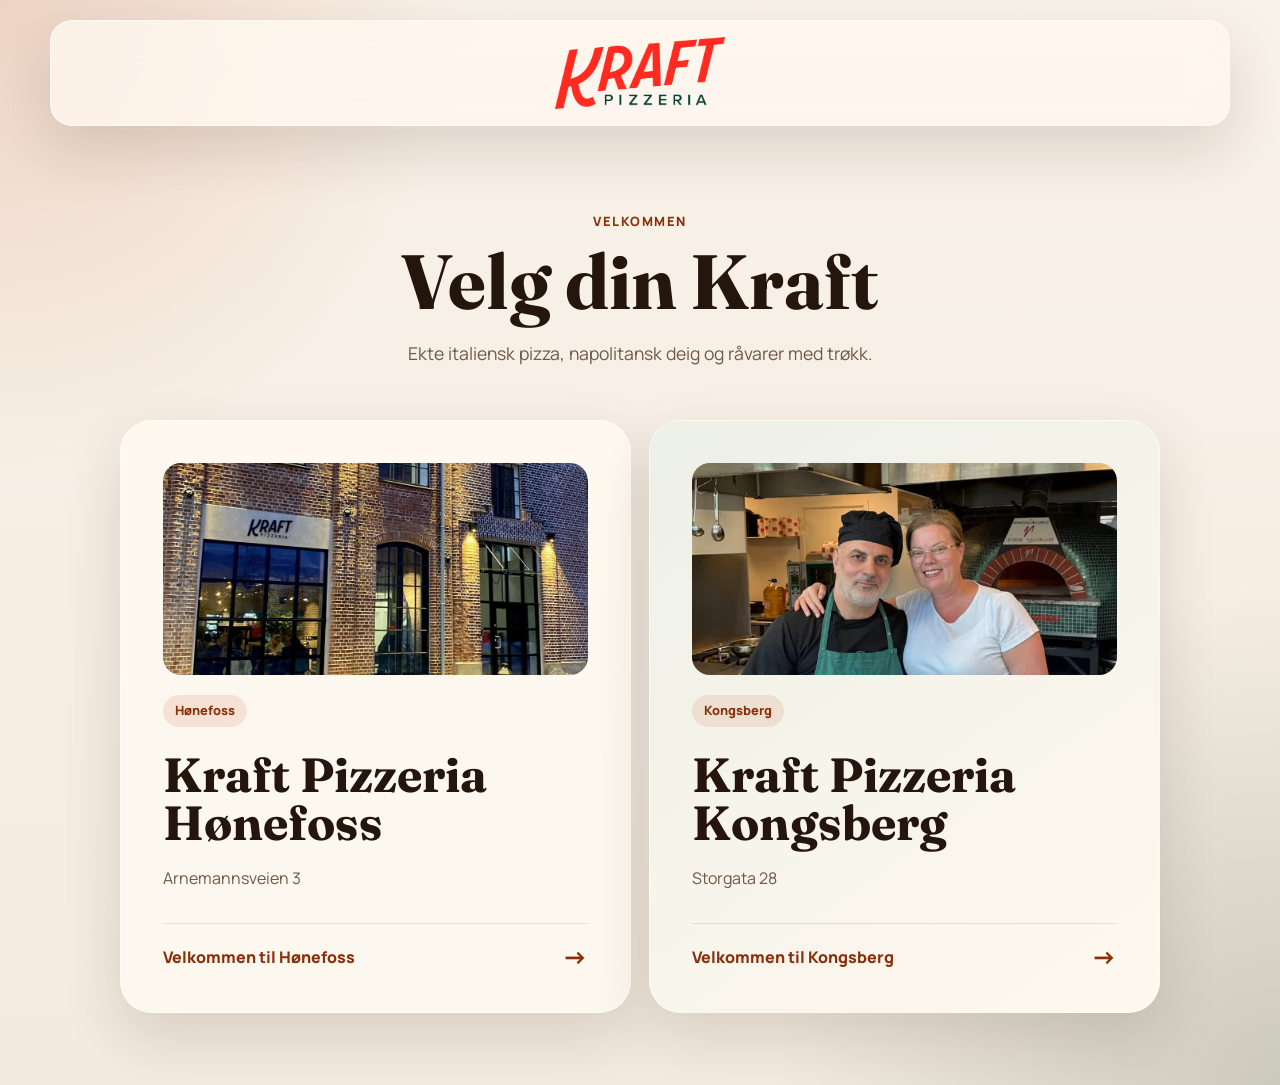
<file: index.html>
<!DOCTYPE html>
<html lang="no">
  <head>
    <meta charset="UTF-8" />
    <meta name="viewport" content="width=device-width, initial-scale=1.0" />
    <title>Velg din Kraft | Kraft Pizzeria</title>
    <meta
      name="description"
      content="Velg din Kraft. Ekte italiensk pizza, napolitansk deig og råvarer med trøkk."
    />
    <link rel="canonical" href="https://kraftpizzeria.no/" />
    <link rel="icon" type="image/png" href="KRAFT_Logo.png" />
    <link rel="apple-touch-icon" href="KRAFT_Logo.png" />
    <meta name="theme-color" content="#b64a1b" />
    <meta property="og:type" content="website" />
    <meta property="og:locale" content="nb_NO" />
    <meta property="og:site_name" content="Kraft Pizzeria" />
    <meta property="og:title" content="Velg din Kraft | Kraft Pizzeria" />
    <meta
      property="og:description"
      content="Ekte italiensk pizza, napolitansk deig og råvarer med trøkk."
    />
    <meta property="og:url" content="https://kraftpizzeria.no/" />
    <meta property="og:image" content="https://kraftpizzeria.no/honefoss-fasade.jpg" />
    <meta property="og:image:alt" content="Kraft Pizzeria" />
    <meta name="twitter:card" content="summary_large_image" />
    <meta name="twitter:title" content="Velg din Kraft | Kraft Pizzeria" />
    <meta
      name="twitter:description"
      content="Ekte italiensk pizza, napolitansk deig og råvarer med trøkk."
    />
    <meta name="twitter:image" content="https://kraftpizzeria.no/honefoss-fasade.jpg" />
    <link rel="preconnect" href="https://fonts.googleapis.com" />
    <link rel="preconnect" href="https://fonts.gstatic.com" crossorigin />
    <link
      href="https://fonts.googleapis.com/css2?family=Fraunces:wght@500;700&family=Manrope:wght@400;500;700;800&display=swap"
      rel="stylesheet"
    />
    <link rel="stylesheet" href="styles.css" />
    <link rel="stylesheet" href="locations.css" />
  </head>
  <body class="landing-page">
    <div class="site-shell">
      <header class="topbar topbar-landing">
        <a class="brand" href="./" aria-label="Kraft Pizzeria">
          <img src="KRAFT_Logo.png" alt="Kraft Pizzeria" />
        </a>
      </header>

      <main class="landing-main">
        <section class="landing-hero">
          <div class="hero-copy selector-copy">
            <p class="eyebrow">Velkommen</p>
            <h1>Velg din Kraft</h1>
            <p class="lead">
              Ekte italiensk pizza, napolitansk deig og råvarer med trøkk.
            </p>
          </div>
        </section>

        <section class="selector-grid" aria-label="Velg lokasjon">
          <a class="selector-card" href="./honefoss/">
            <img class="selector-photo" src="honefoss-fasade.jpg" alt="Fasaden til Kraft Pizzeria i Hønefoss" width="1070" height="780" />
            <span class="menu-tag">Hønefoss</span>
            <h2>Kraft Pizzeria Hønefoss</h2>
            <p>Arnemannsveien 3</p>
            <span class="selector-arrow">Velkommen til Hønefoss <span aria-hidden="true">&rarr;</span></span>
          </a>

          <a class="selector-card selector-card-alt" href="./kongsberg/">
            <img class="selector-photo" src="assets/kongsberg/kjokkenet-kongsberg.webp" alt="To personer på kjøkkenet hos Kraft Pizzeria Kongsberg" width="680" height="510" />
            <span class="menu-tag">Kongsberg</span>
            <h2>Kraft Pizzeria Kongsberg</h2>
            <p>Storgata 28</p>
            <span class="selector-arrow">Velkommen til Kongsberg <span aria-hidden="true">&rarr;</span></span>
          </a>
        </section>
      </main>
    </div>
  </body>
</html>
</file>
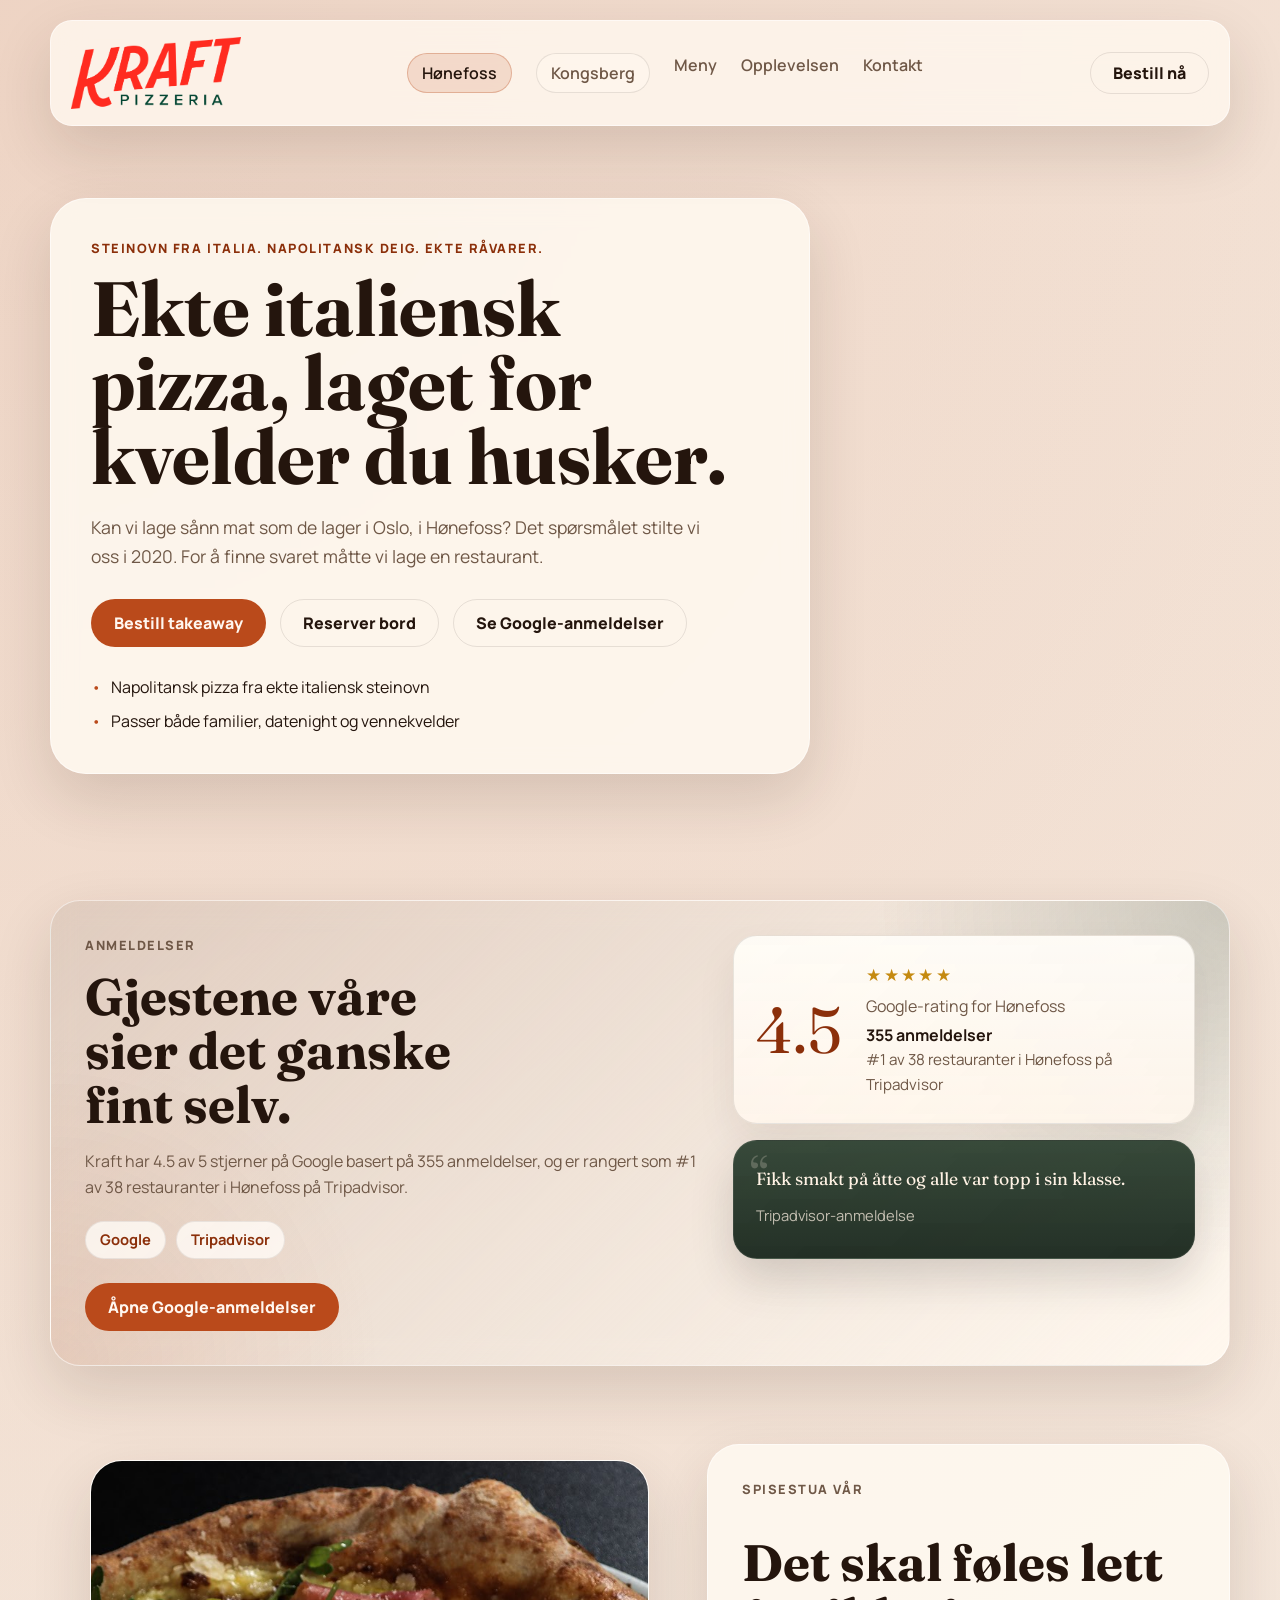
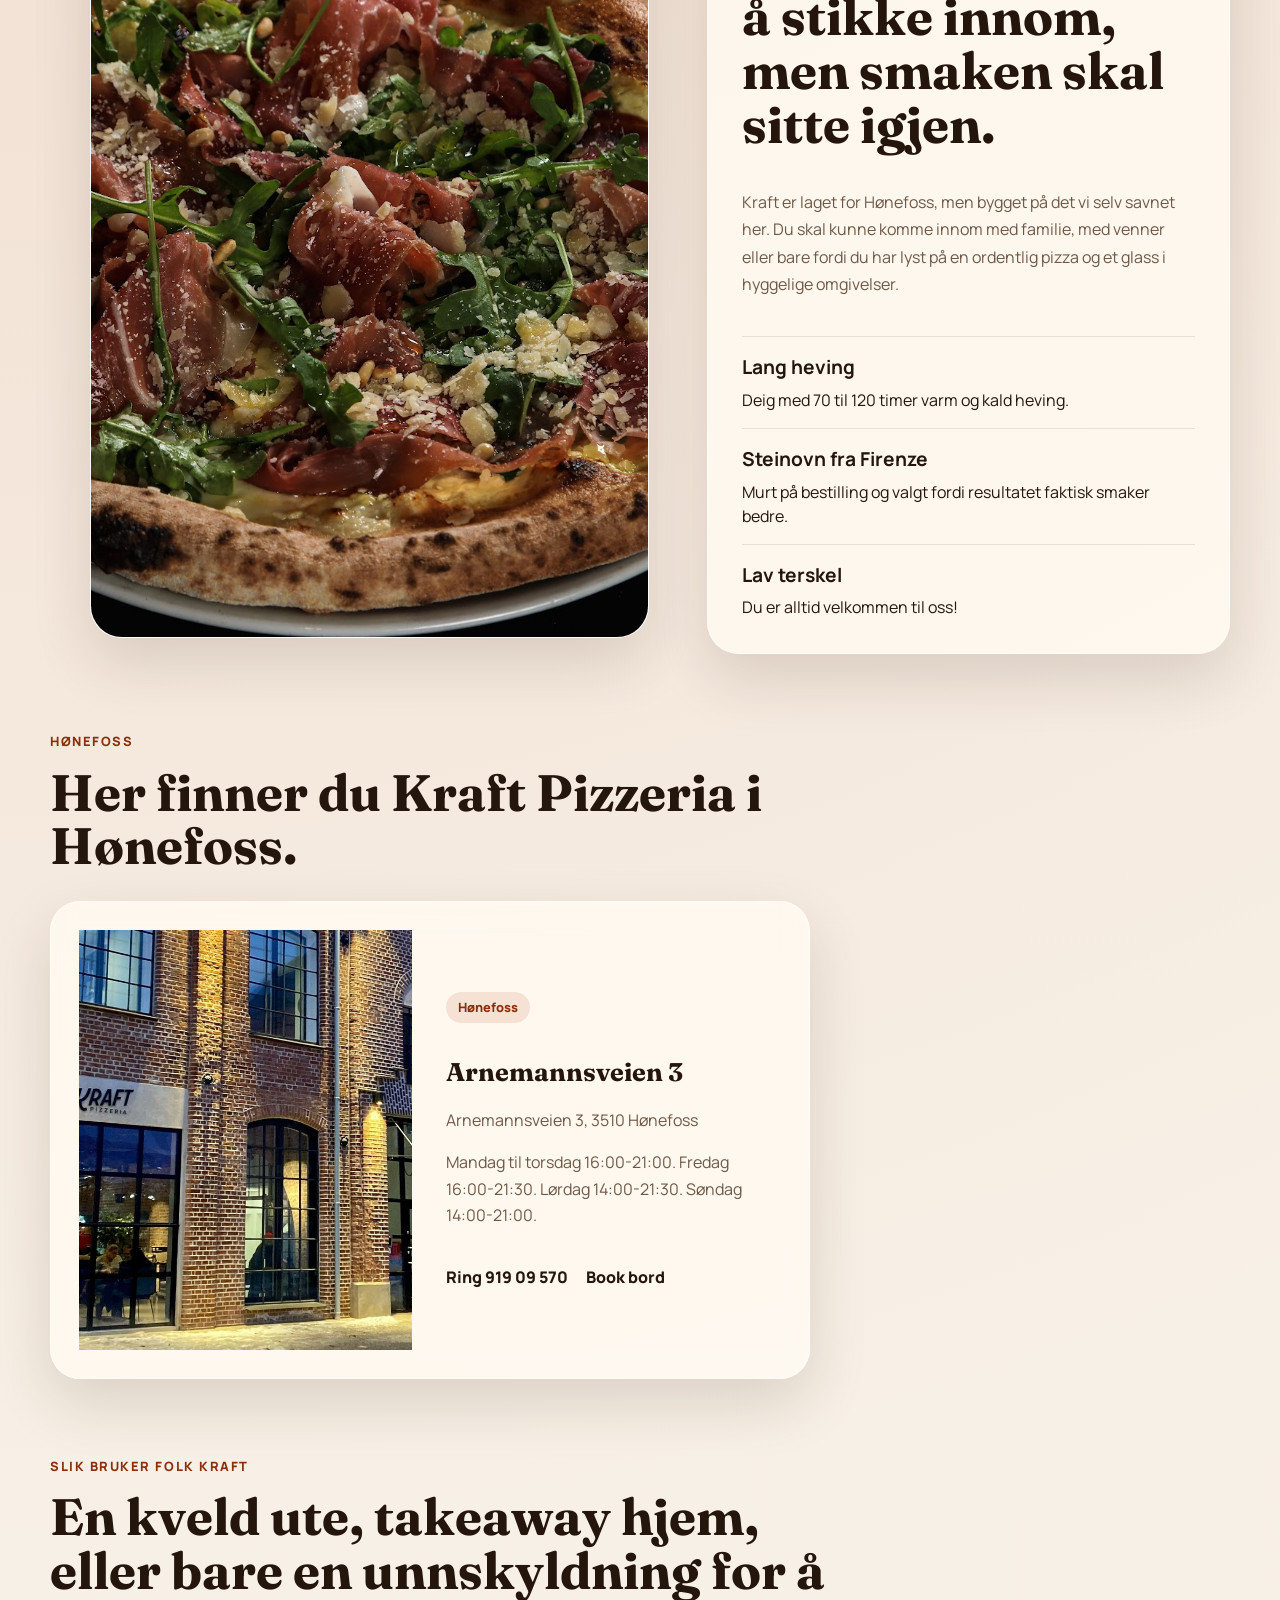
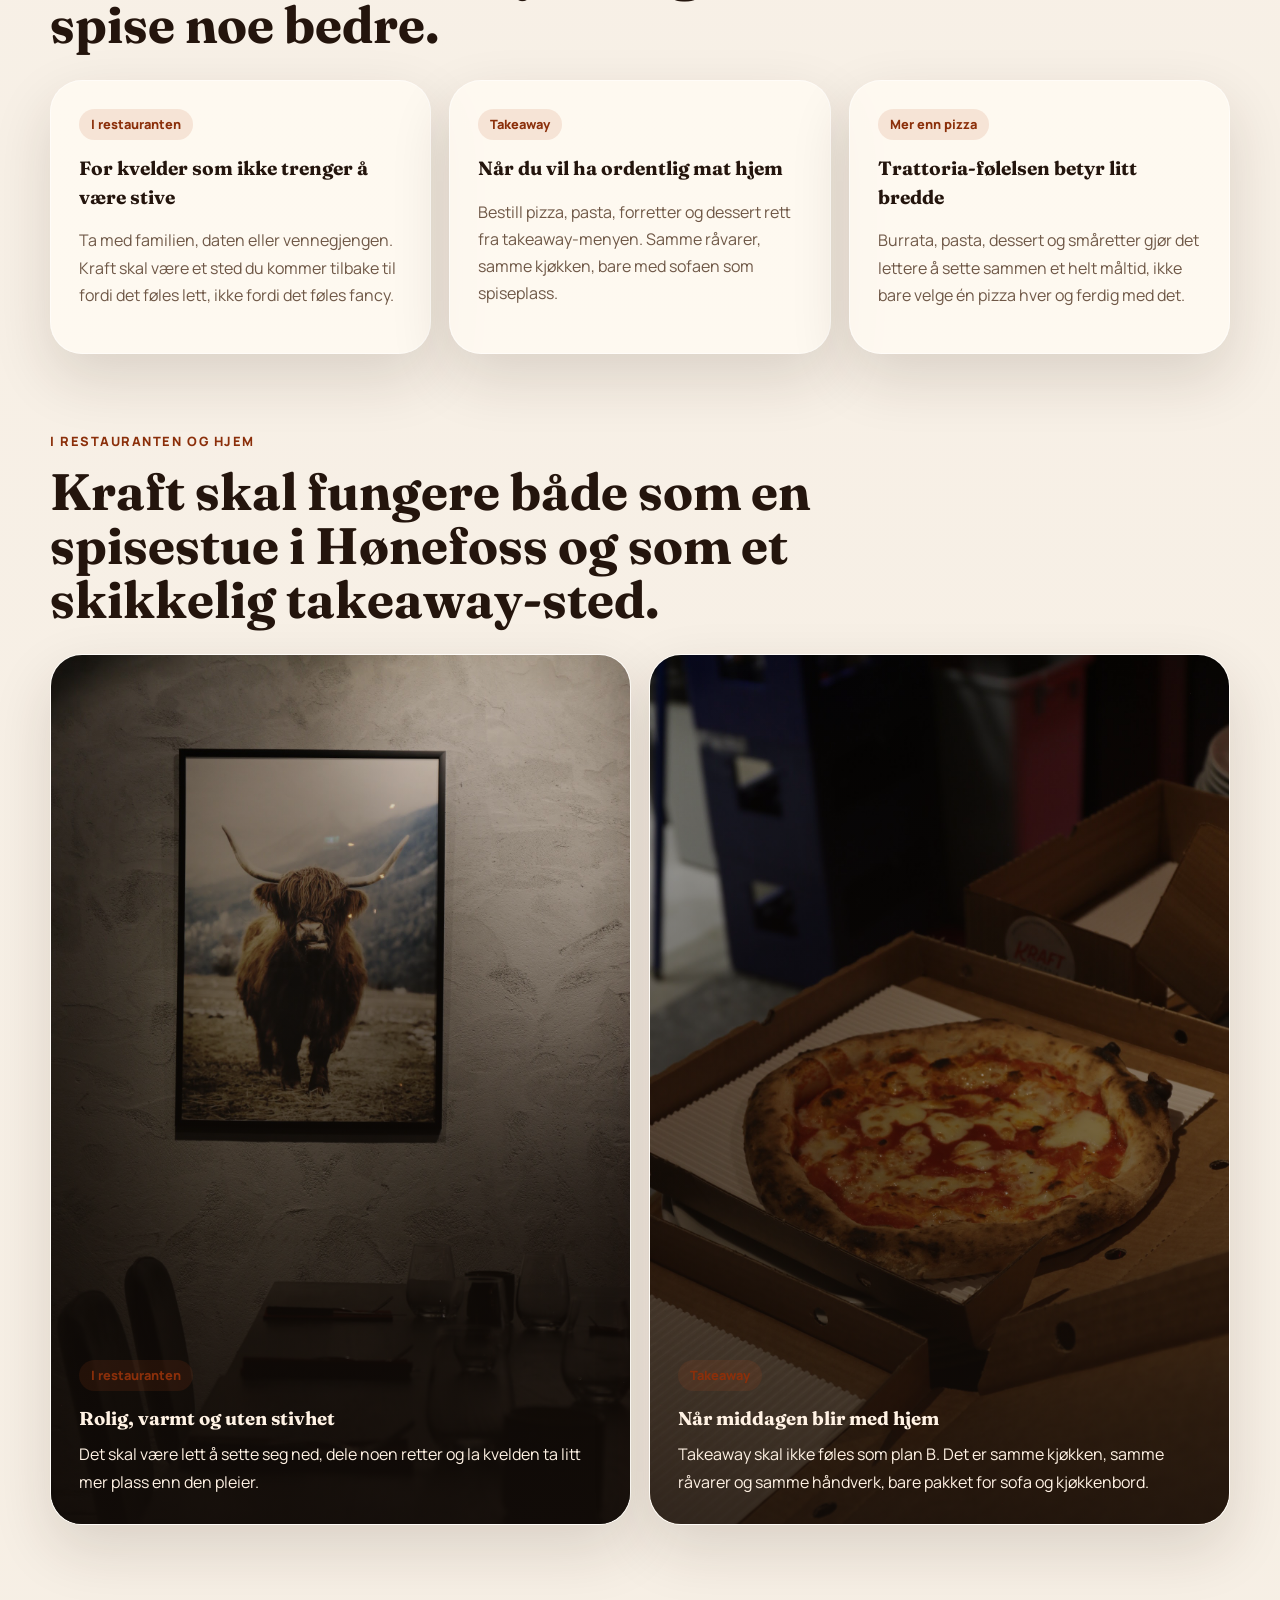
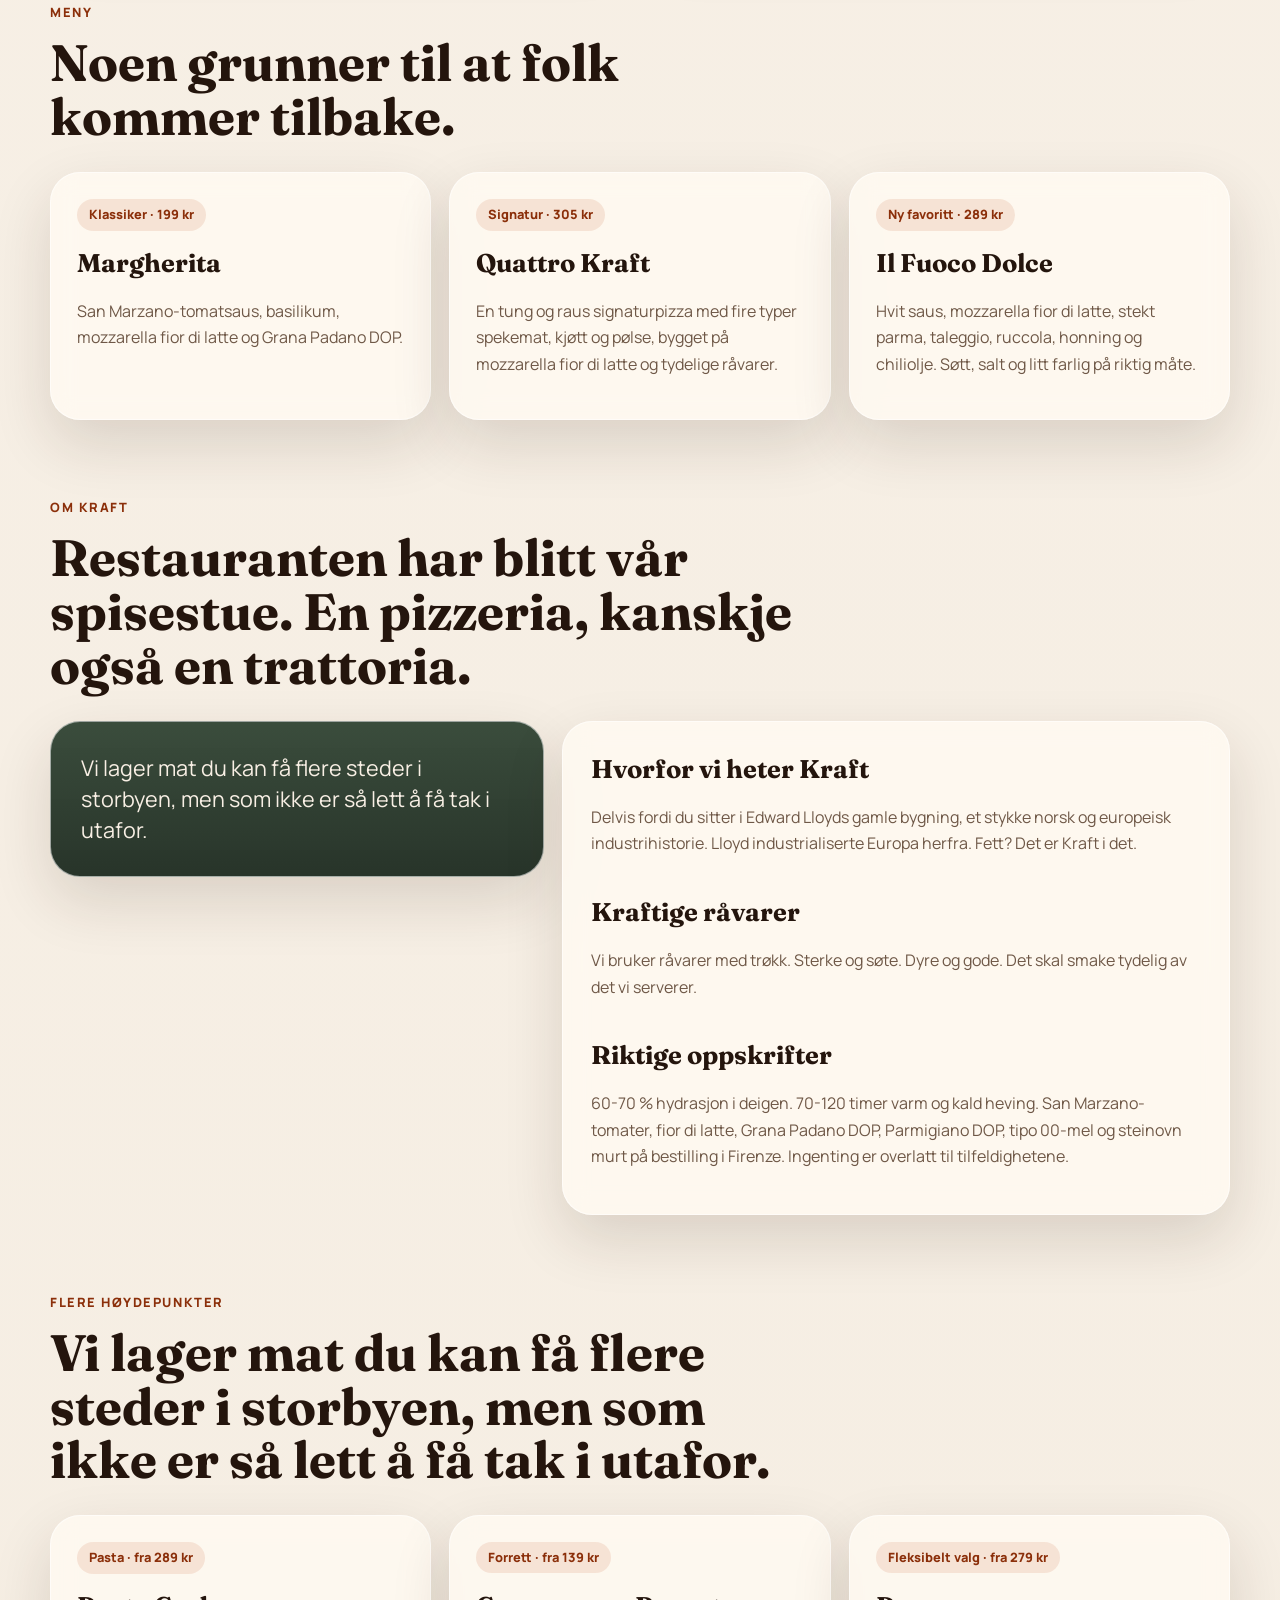
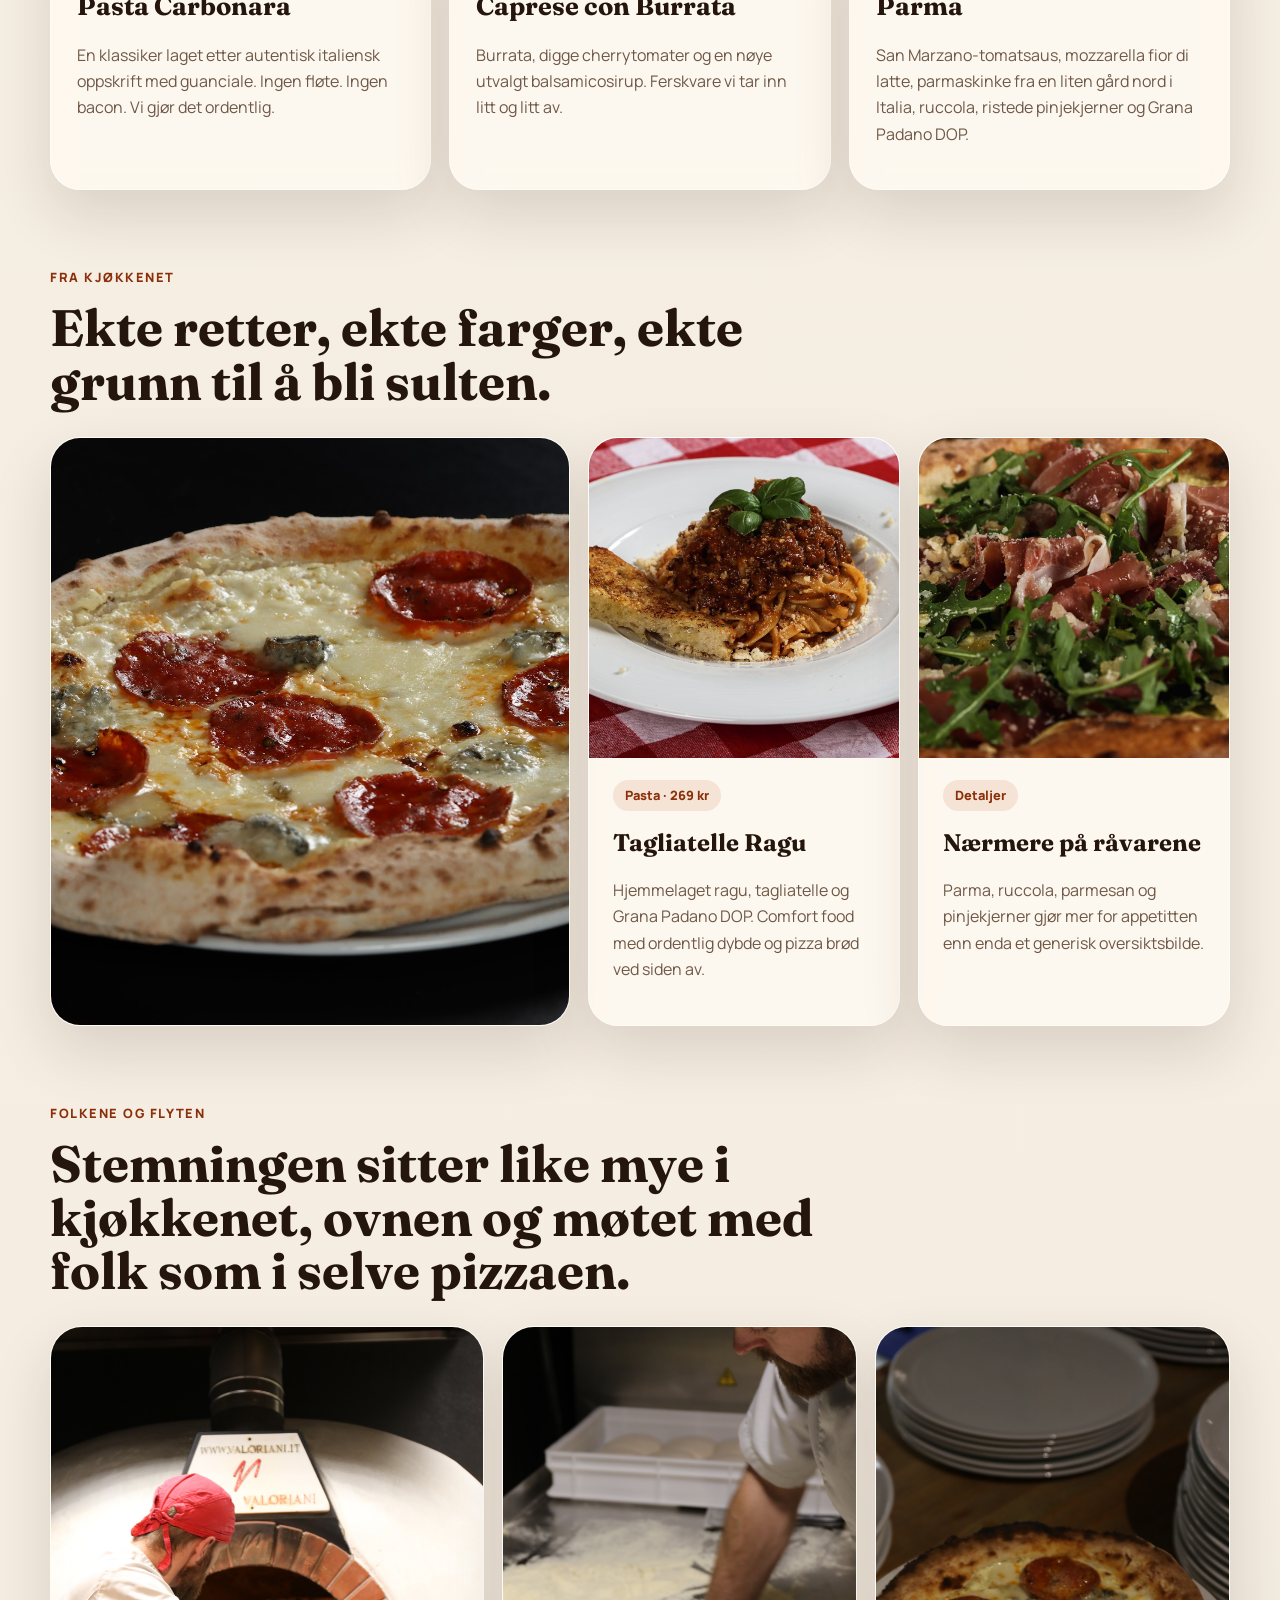
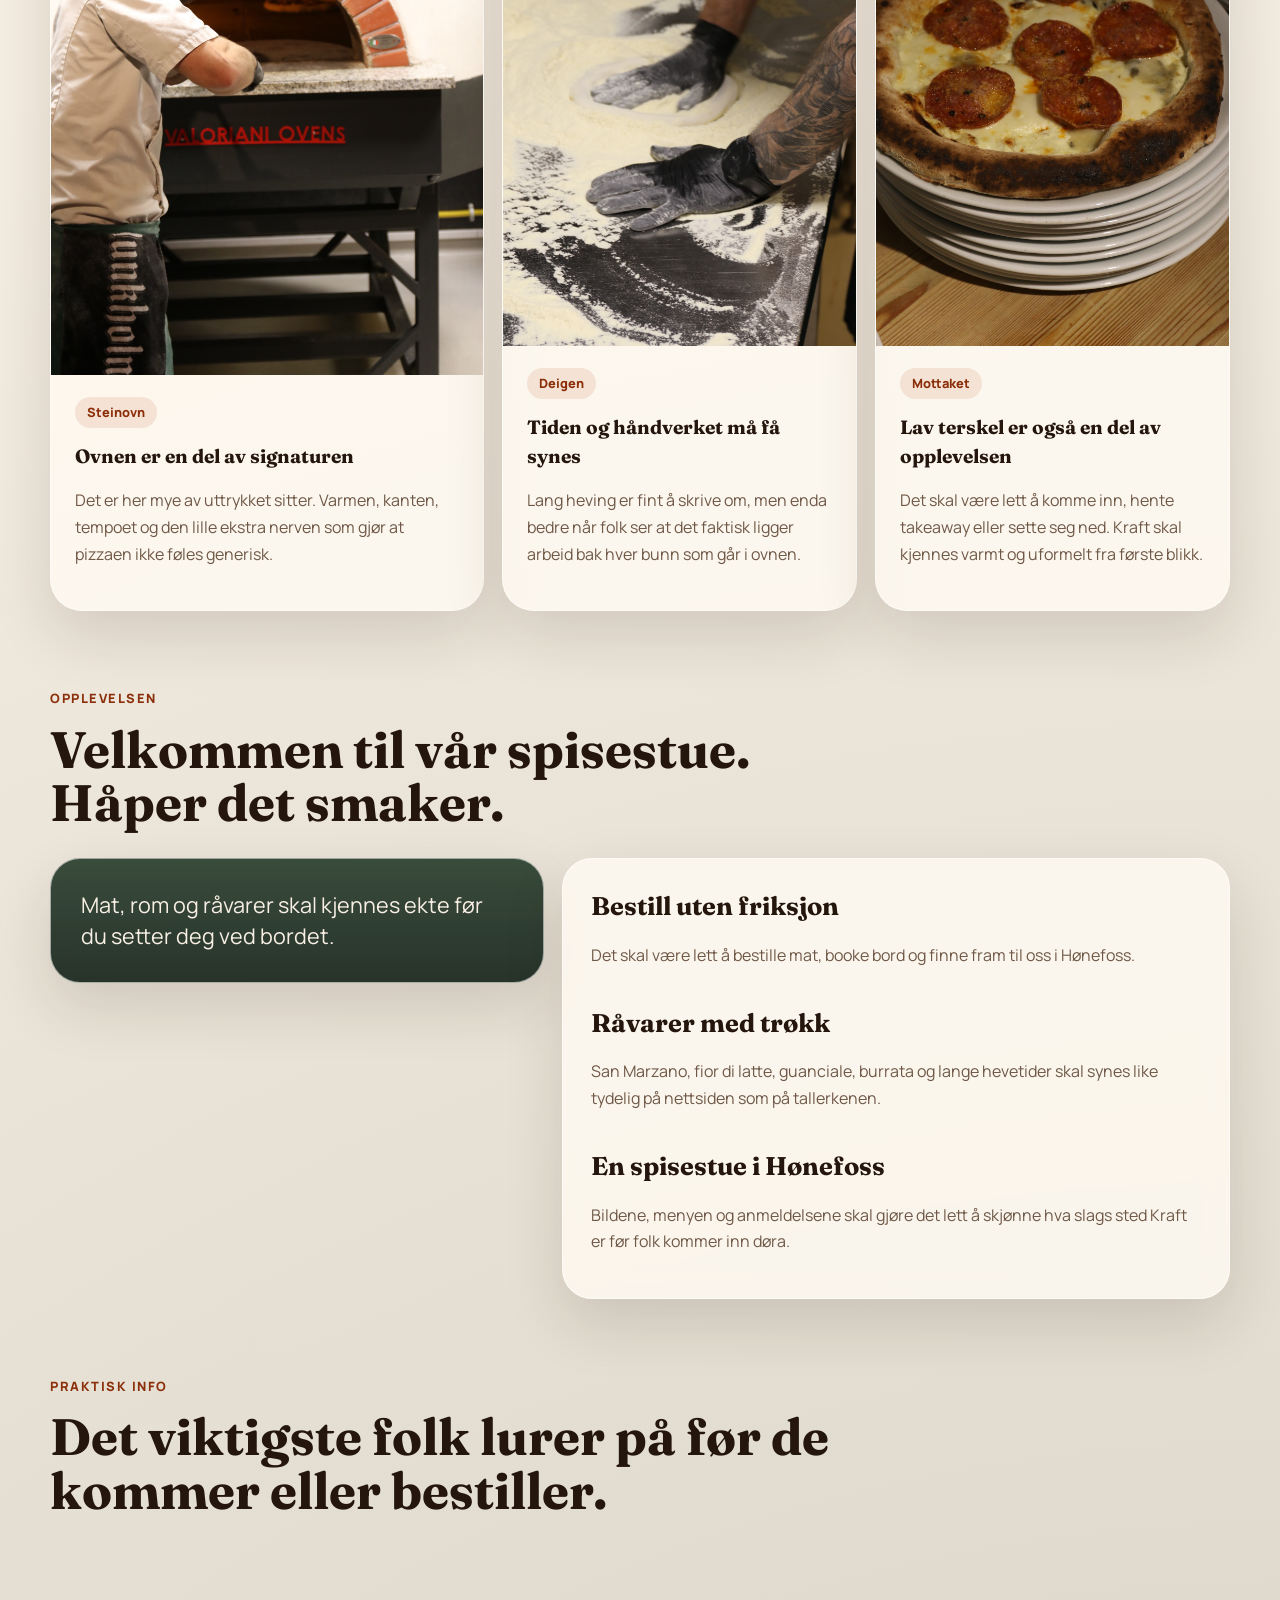
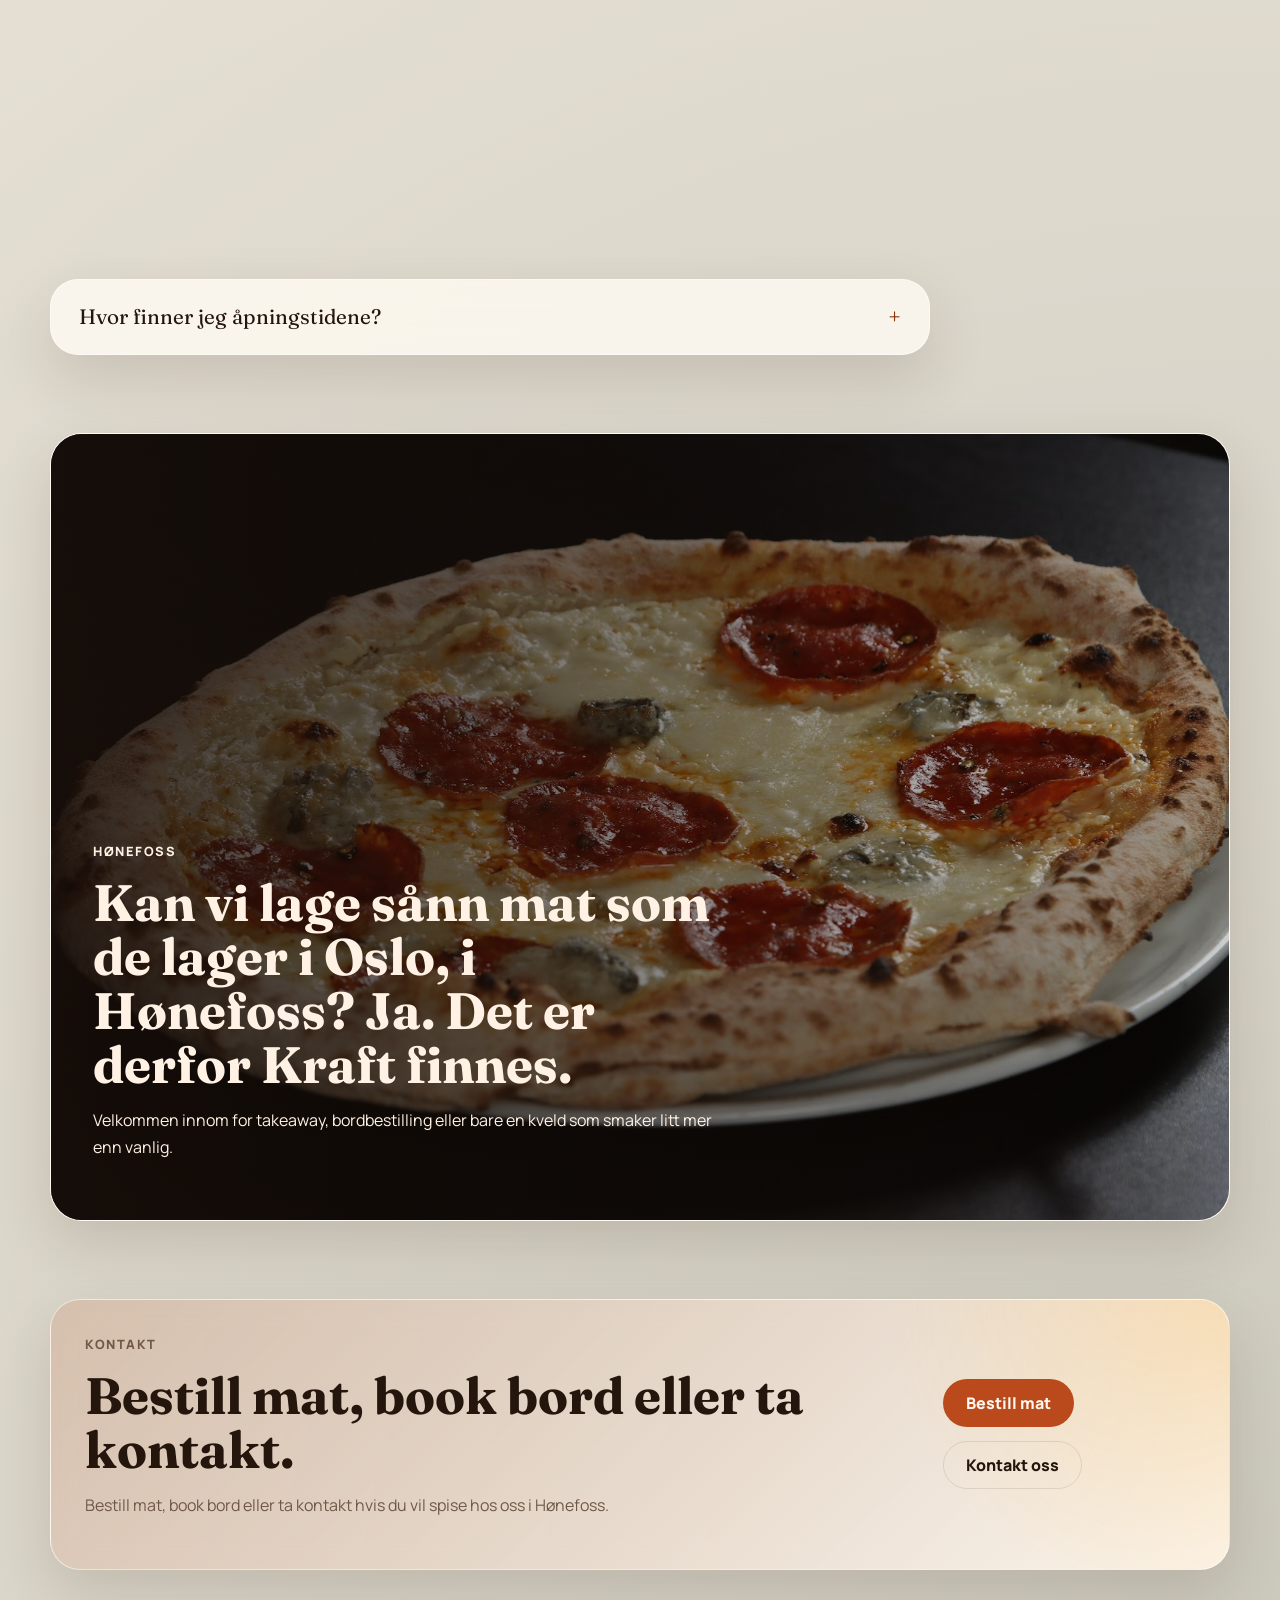
<file: honefoss/index.html>
<!DOCTYPE html>
<html lang="no">
  <head>
    <meta charset="UTF-8" />
    <meta name="viewport" content="width=device-width, initial-scale=1.0" />
    <title id="site-title">Kraft Pizzeria | Ekte italiensk pizza</title>
    <meta
      id="site-description"
      name="description"
      content="Kraft Pizzeria serverer ekte italiensk pizza i Hønefoss. Bestill takeaway, reserver bord og oppdag signaturpizzaene våre."
    />
    <link rel="canonical" href="https://kraftpizzeria.no/honefoss/" />
    <link rel="icon" type="image/png" href="../KRAFT_Logo.png" />
    <link rel="apple-touch-icon" href="../KRAFT_Logo.png" />
    <meta name="theme-color" content="#b64a1b" />
    <meta property="og:type" content="website" />
    <meta property="og:locale" content="nb_NO" />
    <meta property="og:site_name" content="Kraft Pizzeria" />
    <meta property="og:title" content="Kraft Pizzeria | Ekte italiensk pizza i Hønefoss" />
    <meta
      property="og:description"
      content="Bestill takeaway, book bord og oppdag ekte italiensk pizza hos Kraft Pizzeria i Hønefoss."
    />
    <meta property="og:url" content="https://kraftpizzeria.no/honefoss/" />
    <meta property="og:image" content="https://kraftpizzeria.no/honefoss-fasade.jpg" />
    <meta property="og:image:alt" content="Fasaden til Kraft Pizzeria i Hønefoss" />
    <meta name="twitter:card" content="summary_large_image" />
    <meta name="twitter:title" content="Kraft Pizzeria | Ekte italiensk pizza i Hønefoss" />
    <meta
      name="twitter:description"
      content="Bestill takeaway, book bord og oppdag ekte italiensk pizza hos Kraft Pizzeria i Hønefoss."
    />
    <meta name="twitter:image" content="https://kraftpizzeria.no/honefoss-fasade.jpg" />
    <link rel="preconnect" href="https://fonts.googleapis.com" />
    <link rel="preconnect" href="https://fonts.gstatic.com" crossorigin />
    <link
      href="https://fonts.googleapis.com/css2?family=Fraunces:wght@500;700&family=Manrope:wght@400;500;700;800&display=swap"
      rel="stylesheet"
    />
    <link rel="stylesheet" href="../styles.css" />
  </head>
  <body class="location-page location-page-honefoss">
    <div class="site-shell">
      <header class="topbar">
        <a class="brand" href="../" aria-label="Kraft Pizzeria">
          <img src="../KRAFT_Logo.png" alt="Kraft Pizzeria" />
        </a>
        <nav class="nav">
          <a class="nav-location is-active" href="../honefoss/">Hønefoss</a>
          <a class="nav-location" href="../kongsberg/">Kongsberg</a>
          <a href="#meny" data-content="nav.menu">Meny</a>
          <a href="#opplevelse" data-content="nav.experience">Opplevelsen</a>
          <a href="#kontakt" data-content="nav.contact">Kontakt</a>
        </nav>
        <a class="button button-small button-ghost" href="https://order.gastroplanner.no/s/W297E" target="_blank" rel="noreferrer" data-content="nav.cta" data-href-content="business.orderHref">Bestill nå</a>
      </header>

      <div class="location-switch-mobile" aria-label="Bytt lokasjon">
        <a class="nav-location is-active" href="../honefoss/">Hønefoss</a>
        <a class="nav-location" href="../kongsberg/">Kongsberg</a>
      </div>

      <main id="start">
        <section class="hero">
          <div class="hero-copy">
            <p class="eyebrow" data-content="hero.eyebrow">Steinovn fra Italia. Uformelt. Full av smak.</p>
            <h1 data-content="hero.title">Ekte italiensk pizza, laget for kvelder du husker.</h1>
            <p class="lead" data-content="hero.lead">
              Kan vi lage sånn mat som de lager i Oslo, i Hønefoss? Det spørsmålet stilte
              vi oss i 2020. For å finne svaret måtte vi lage en restaurant.
            </p>
            <div class="hero-actions" id="bestill">
              <a class="button" href="https://order.gastroplanner.no/s/W297E" target="_blank" rel="noreferrer" data-content="hero.order" data-href-content="business.orderHref">Bestill takeaway</a>
              <a class="button button-secondary" href="https://booking.gastroplanner.no/kraft-pizzeria/t" target="_blank" rel="noreferrer" data-content="hero.book" data-href-content="business.bookingHref">Reserver bord</a>
              <a class="button button-secondary" href="https://www.google.com/maps/search/?api=1&query=Kraft+Pizzeria+Arnemannsveien+3+3510+H%C3%B8nefoss" target="_blank" rel="noreferrer" data-content="hero.reviews" data-href-content="business.reviewsHref">Se Google-anmeldelser</a>
            </div>
            <ul class="hero-points">
              <li data-content="hero.point1">Napolitansk pizza fra ekte italiensk steinovn</li>
              <li data-content="hero.point2">Passer både familier, datenight og vennekvelder</li>
            </ul>
          </div>
        </section>

        <section class="section">
          <div class="cta-panel reviews-panel">
            <div class="review-intro">
              <p class="eyebrow" data-content="reviews.eyebrow">Anmeldelser</p>
              <h2 data-content="reviews.title">Gjestene våre sier det ganske fint selv.</h2>
              <p data-content="reviews.body">
                Kraft har 4.5 av 5 stjerner på Google basert på 355 anmeldelser, og er
                rangert som #1 av 38 restauranter i Hønefoss på Tripadvisor.
              </p>
              <div class="review-badges" aria-label="Kilder for anmeldelser">
                <span>Google</span>
                <span>Tripadvisor</span>
              </div>
            </div>
            <div class="review-stack">
              <div class="rating-panel">
                <div class="rating-score" data-content="reviews.score">4.5</div>
                <div class="rating-meta">
                  <div class="rating-stars" aria-label="4.5 av 5 stjerner" data-aria-content="reviews.starsLabel">★★★★★</div>
                  <p data-content="reviews.ratingLabel">Google-rating for Hønefoss</p>
                  <strong data-content="reviews.ratingCount">355 anmeldelser</strong>
                  <p class="rating-rank" data-content="reviews.rank">#1 av 38 restauranter i Hønefoss på Tripadvisor</p>
                </div>
              </div>
              <div class="review-quote">
                <p data-content="reviews.quote">Fikk smakt på åtte og alle var topp i sin klasse.</p>
                <span data-content="reviews.quoteSource">Tripadvisor-anmeldelse</span>
              </div>
            </div>
            <div class="cta-actions">
              <a class="button" href="https://www.google.com/maps/search/?api=1&query=Kraft+Pizzeria+Arnemannsveien+3+3510+H%C3%B8nefoss" target="_blank" rel="noreferrer" data-content="reviews.cta" data-href-content="business.reviewsHref">Åpne Google-anmeldelser</a>
            </div>
          </div>
        </section>

        <section class="section showcase-section">
          <div class="showcase-grid">
            <figure class="showcase-visual">
              <img src="../IMG_2568.jpg" alt="Pizza med parmaskinke, ruccola og parmesan fra Kraft Pizzeria" />
            </figure>
            <div class="showcase-content">
              <p class="eyebrow" data-content="showcase.eyebrow">Spisestua vår</p>
              <h2 data-content="showcase.title">Det skal føles lett å stikke innom, men smaken skal sitte igjen.</h2>
              <p data-content="showcase.body">
                Kraft er laget for Hønefoss, men bygget på det vi selv savnet her. Du skal
                kunne komme innom med familie, med venner eller bare fordi du har lyst på en
                ordentlig pizza og et glass i hyggelige omgivelser.
              </p>
              <div class="feature-list">
                <div>
                  <strong data-content="showcase.feature1Title">Lang heving</strong>
                  <span data-content="showcase.feature1Text">Deig med 70 til 120 timer varm og kald heving.</span>
                </div>
                <div>
                  <strong data-content="showcase.feature2Title">Steinovn fra Firenze</strong>
                  <span data-content="showcase.feature2Text">Murt på bestilling og valgt fordi resultatet faktisk smaker bedre.</span>
                </div>
                <div>
                  <strong data-content="showcase.feature3Title">Lav terskel</strong>
                  <span data-content="showcase.feature3Text">Like fint for takeaway som for en rolig kveld i restauranten.</span>
                </div>
              </div>
            </div>
          </div>
        </section>

        <section class="section" id="lokasjoner">
          <div class="section-heading">
            <p class="eyebrow" data-content="location.eyebrow">Hønefoss</p>
            <h2 data-content="location.title">Her finner du Kraft Pizzeria i Hønefoss.</h2>
          </div>

          <div class="location-grid">
            <article class="location-card">
              <figure class="location-visual">
                <img src="../honefoss-fasade.jpg" alt="Fasaden til Kraft Pizzeria i Hønefoss" />
              </figure>
              <div class="location-copy">
                <span class="menu-tag" data-content="location.cardTitle">Hønefoss</span>
                <h3 data-content="business.shortAddress">Arnemannsveien 3</h3>
                <p data-content="business.fullAddress">Arnemannsveien 3, 3510 Hønefoss</p>
                <p data-content="business.hours">Mandag til torsdag 16:00-21:00. Fredag 16:00-21:30. Lørdag 14:00-21:30. Søndag 14:00-21:00.</p>
                <div class="card-actions">
                  <a href="tel:+4791909570" data-content="business.phoneLabel" data-href-content="business.phoneHref">Ring 919 09 570</a>
                  <a href="https://booking.gastroplanner.no/kraft-pizzeria/t" target="_blank" rel="noreferrer" data-content="business.bookingLabel" data-href-content="business.bookingHref">Book bord</a>
                </div>
              </div>
            </article>
          </div>
        </section>

        <section class="section">
          <div class="section-heading narrow">
            <p class="eyebrow" data-content="services.eyebrow">Slik bruker folk Kraft</p>
            <h2 data-content="services.title">En kveld ute, takeaway hjem, eller bare en unnskyldning for å spise noe bedre.</h2>
          </div>

          <div class="service-grid">
            <article class="service-card">
              <span class="menu-tag" data-content="services.card1Tag">I restauranten</span>
              <h3 data-content="services.card1Title">For kvelder som ikke trenger å være stive</h3>
              <p data-content="services.card1Text">Ta med familien, daten eller vennegjengen. Kraft skal være et sted du kommer tilbake til fordi det føles lett, ikke fordi det føles fancy.</p>
            </article>
            <article class="service-card">
              <span class="menu-tag" data-content="services.card2Tag">Takeaway</span>
              <h3 data-content="services.card2Title">Når du vil ha ordentlig mat hjem</h3>
              <p data-content="services.card2Text">Bestill pizza, pasta, forretter og dessert rett fra takeaway-menyen. Samme råvarer, samme kjøkken, bare med sofaen som spiseplass.</p>
            </article>
            <article class="service-card">
              <span class="menu-tag" data-content="services.card3Tag">Mer enn pizza</span>
              <h3 data-content="services.card3Title">Trattoria-følelsen betyr litt bredde</h3>
              <p data-content="services.card3Text">Burrata, pasta, dessert og småretter gjør det lettere å sette sammen et helt måltid, ikke bare velge én pizza hver og ferdig med det.</p>
            </article>
          </div>
        </section>

        <section class="section room-section">
          <div class="section-heading narrow">
            <p class="eyebrow" data-content="room.eyebrow">I restauranten og hjem</p>
            <h2 data-content="room.title">Kraft skal fungere både som en spisestue i Hønefoss og som et skikkelig takeaway-sted.</h2>
          </div>

          <div class="room-grid">
            <article class="room-card room-card-dark">
              <img src="../2T7A5331.jpeg" alt="Bord og veggkunst i restauranten hos Kraft Pizzeria" />
              <div class="room-copy">
                <span class="menu-tag" data-content="room.card1Tag">I restauranten</span>
                <h3 data-content="room.card1Title">Rolig, varmt og uten stivhet</h3>
                <p data-content="room.card1Text">Det skal være lett å sette seg ned, dele noen retter og la kvelden ta litt mer plass enn den pleier.</p>
              </div>
            </article>
            <article class="room-card">
              <img src="../2T7A5487.jpeg" alt="Pizza pakket i takeaway-eske fra Kraft Pizzeria" />
              <div class="room-copy">
                <span class="menu-tag" data-content="room.card2Tag">Takeaway</span>
                <h3 data-content="room.card2Title">Når middagen blir med hjem</h3>
                <p data-content="room.card2Text">Takeaway skal ikke føles som plan B. Det er samme kjøkken, samme råvarer og samme håndverk, bare pakket for sofa og kjøkkenbord.</p>
              </div>
            </article>
          </div>
        </section>

        <section class="section menu-section" id="meny">
          <div class="section-heading">
            <p class="eyebrow" data-content="menu.eyebrow">Meny</p>
            <h2 data-content="menu.title">Noen grunner til at folk kommer tilbake.</h2>
          </div>

          <div class="menu-grid">
            <article>
              <span class="menu-tag" data-content="menu.card1Tag">Klassiker · 199 kr</span>
              <h3 data-content="menu.card1Title">Margherita</h3>
              <p data-content="menu.card1Text">San Marzano-tomatsaus, basilikum, mozzarella fior di latte og Grana Padano DOP.</p>
            </article>
            <article>
              <span class="menu-tag" data-content="menu.card2Tag">Signatur · 305 kr</span>
              <h3 data-content="menu.card2Title">Quattro Kraft</h3>
              <p data-content="menu.card2Text">En tung og raus signaturpizza med fire typer spekemat, kjøtt og pølse, bygget på mozzarella fior di latte og tydelige råvarer.</p>
            </article>
            <article>
              <span class="menu-tag" data-content="menu.card3Tag">Ny favoritt · 289 kr</span>
              <h3 data-content="menu.card3Title">Il Fuoco Dolce</h3>
              <p data-content="menu.card3Text">Hvit saus, mozzarella fior di latte, stekt parma, taleggio, ruccola, honning og chiliolje. Søtt, salt og litt farlig på riktig måte.</p>
            </article>
          </div>
        </section>

        <section class="section">
          <div class="section-heading narrow">
            <p class="eyebrow" data-content="story.eyebrow">Om Kraft</p>
            <h2 data-content="story.title">Restauranten har blitt vår spisestue. En pizzeria, kanskje også en trattoria.</h2>
          </div>

          <div class="experience-layout">
            <div class="quote-card">
              <p data-content="story.quote">
                Vi lager mat du kan få flere steder i storbyen, men som ikke er så lett å
                få tak i utafor.
              </p>
            </div>
            <div class="checklist">
              <div>
                <h3 data-content="story.item1Title">Hvorfor vi heter Kraft</h3>
                <p data-content="story.item1Text">Delvis fordi du sitter i Edward Lloyds gamle bygning, et stykke norsk og europeisk industrihistorie. Lloyd industrialiserte Europa herfra. Fett? Det er Kraft i det.</p>
              </div>
              <div>
                <h3 data-content="story.item2Title">Kraftige råvarer</h3>
                <p data-content="story.item2Text">Vi bruker råvarer med trøkk. Sterke og søte. Dyre og gode. Det skal smake tydelig av det vi serverer.</p>
              </div>
              <div>
                <h3 data-content="story.item3Title">Riktige oppskrifter</h3>
                <p data-content="story.item3Text">60-70 % hydrasjon i deigen. 70-120 timer varm og kald heving. San Marzano-tomater, fior di latte, Grana Padano DOP, Parmigiano DOP, tipo 00-mel og steinovn murt på bestilling i Firenze. Ingenting er overlatt til tilfeldighetene.</p>
              </div>
            </div>
          </div>
        </section>

        <section class="section">
          <div class="section-heading">
            <p class="eyebrow" data-content="highlights.eyebrow">Flere høydepunkter</p>
            <h2 data-content="highlights.title">Vi lager mat du kan få flere steder i storbyen, men som ikke er så lett å få tak i utafor.</h2>
          </div>

          <div class="menu-grid secondary-grid">
            <article>
              <span class="menu-tag" data-content="highlights.card1Tag">Pasta · fra 289 kr</span>
              <h3 data-content="highlights.card1Title">Pasta Carbonara</h3>
              <p data-content="highlights.card1Text">En klassiker laget etter autentisk italiensk oppskrift med guanciale. Ingen fløte. Ingen bacon. Vi gjør det ordentlig.</p>
            </article>
            <article>
              <span class="menu-tag" data-content="highlights.card2Tag">Forrett · fra 139 kr</span>
              <h3 data-content="highlights.card2Title">Caprese con Burrata</h3>
              <p data-content="highlights.card2Text">Burrata, digge cherrytomater og en nøye utvalgt balsamicosirup. Ferskvare vi tar inn litt og litt av.</p>
            </article>
            <article>
              <span class="menu-tag" data-content="highlights.card3Tag">Fleksibelt valg · fra 279 kr</span>
              <h3 data-content="highlights.card3Title">Parma</h3>
              <p data-content="highlights.card3Text">San Marzano-tomatsaus, mozzarella fior di latte, parmaskinke fra en liten gård nord i Italia, ruccola, ristede pinjekjerner og Grana Padano DOP.</p>
            </article>
          </div>
        </section>

        <section class="section" id="galleri">
          <div class="section-heading narrow">
            <p class="eyebrow" data-content="gallery.eyebrow">Fra kjøkkenet</p>
            <h2 data-content="gallery.title">Ekte retter, ekte farger, ekte grunn til å bli sulten.</h2>
          </div>

          <div class="gallery-grid">
            <article class="gallery-card gallery-card-large">
              <img src="../IMG_2556.jpg" alt="Pizza med salami, ost og tydelig topping fra Kraft Pizzeria" />
              <div class="gallery-copy">
                <span class="menu-tag" data-content="gallery.card1Tag">Pizza</span>
                <h3 data-content="gallery.card1Title">Mer smak, mer topping, mer trøkk</h3>
                <p data-content="gallery.card1Text">Et bedre blikkfang for seksjonen. Luftig bunn, tydelig ost og topping som faktisk fyller hele flaten.</p>
              </div>
            </article>

            <article class="gallery-card">
              <img src="../IMG_2661.jpg" alt="Pasta ragu med brød servert på rutete duk" />
              <div class="gallery-copy">
                <span class="menu-tag" data-content="gallery.card2Tag">Pasta · 269 kr</span>
                <h3 data-content="gallery.card2Title">Tagliatelle Ragu</h3>
                <p data-content="gallery.card2Text">Hjemmelaget ragu, tagliatelle og Grana Padano DOP. Comfort food med ordentlig dybde og pizza brød ved siden av.</p>
              </div>
            </article>

            <article class="gallery-card">
              <img src="../IMG_2574.jpg" alt="Nærbilde av pizza med parma, ruccola og parmesan" />
              <div class="gallery-copy">
                <span class="menu-tag" data-content="gallery.card3Tag">Detaljer</span>
                <h3 data-content="gallery.card3Title">Nærmere på råvarene</h3>
                <p data-content="gallery.card3Text">Parma, ruccola, parmesan og pinjekjerner gjør mer for appetitten enn enda et generisk oversiktsbilde.</p>
              </div>
            </article>
          </div>
        </section>

        <section class="section atmosphere-section">
          <div class="section-heading narrow">
            <p class="eyebrow" data-content="atmosphere.eyebrow">Folkene og flyten</p>
            <h2 data-content="atmosphere.title">Stemningen sitter like mye i kjøkkenet, ovnen og møtet med folk som i selve pizzaen.</h2>
          </div>

          <div class="atmosphere-grid">
            <article class="atmosphere-card atmosphere-card-large">
              <img src="../2T7A5464.jpeg" alt="Pizzabaker foran steinovnen hos Kraft Pizzeria" />
              <div class="atmosphere-copy">
                <span class="menu-tag" data-content="atmosphere.card1Tag">Steinovn</span>
                <h3 data-content="atmosphere.card1Title">Ovnen er en del av signaturen</h3>
                <p data-content="atmosphere.card1Text">Det er her mye av uttrykket sitter. Varmen, kanten, tempoet og den lille ekstra nerven som gjør at pizzaen ikke føles generisk.</p>
              </div>
            </article>
            <article class="atmosphere-card">
              <img src="../2T7A5286.jpeg" alt="Pizzabaker som former deig på melet arbeidsbenk" />
              <div class="atmosphere-copy">
                <span class="menu-tag" data-content="atmosphere.card2Tag">Deigen</span>
                <h3 data-content="atmosphere.card2Title">Tiden og håndverket må få synes</h3>
                <p data-content="atmosphere.card2Text">Lang heving er fint å skrive om, men enda bedre når folk ser at det faktisk ligger arbeid bak hver bunn som går i ovnen.</p>
              </div>
            </article>
            <article class="atmosphere-card">
              <img src="../2T7A5350.jpeg" alt="Borddekking og stemning i restauranten hos Kraft Pizzeria" />
              <div class="atmosphere-copy">
                <span class="menu-tag" data-content="atmosphere.card3Tag">Mottaket</span>
                <h3 data-content="atmosphere.card3Title">Lav terskel er også en del av opplevelsen</h3>
                <p data-content="atmosphere.card3Text">Det skal være lett å komme inn, hente takeaway eller sette seg ned. Kraft skal kjennes varmt og uformelt fra første blikk.</p>
              </div>
            </article>
          </div>
        </section>

        <section class="section experience-section" id="opplevelse">
          <div class="section-heading narrow">
            <p class="eyebrow" data-content="experience.eyebrow">Opplevelsen</p>
            <h2 data-content="experience.title">Velkommen til vår spisestue. Håper det smaker.</h2>
          </div>

          <div class="experience-layout">
            <div class="quote-card">
              <p data-content="experience.quote">Mat, rom og råvarer skal kjennes ekte før du setter deg ved bordet.</p>
            </div>
            <div class="checklist">
              <div>
                <h3 data-content="experience.item1Title">Bestill uten friksjon</h3>
                <p data-content="experience.item1Text">Det skal være lett å bestille mat, booke bord og finne fram til oss i Hønefoss.</p>
              </div>
              <div>
                <h3 data-content="experience.item2Title">Råvarer med trøkk</h3>
                <p data-content="experience.item2Text">San Marzano, fior di latte, guanciale, burrata og lange hevetider skal synes like tydelig på nettsiden som på tallerkenen.</p>
              </div>
              <div>
                <h3 data-content="experience.item3Title">En spisestue i Hønefoss</h3>
                <p data-content="experience.item3Text">Bildene, menyen og anmeldelsene skal gjøre det lett å skjønne hva slags sted Kraft er før folk kommer inn døra.</p>
              </div>
            </div>
          </div>
        </section>

        <section class="section faq-section">
          <div class="section-heading narrow">
            <p class="eyebrow" data-content="faq.eyebrow">Praktisk info</p>
            <h2 data-content="faq.title">Det viktigste folk lurer på før de kommer eller bestiller.</h2>
          </div>

          <div class="faq-list">
            <details class="faq-item" open>
              <summary data-content="faq.item1Question">Kan jeg både booke bord og bestille takeaway?</summary>
              <p data-content="faq.item1Answer">Ja. Du kan reservere bord hvis du vil spise hos oss, eller bestille takeaway direkte fra bestillingssiden.</p>
            </details>
            <details class="faq-item">
              <summary data-content="faq.item2Question">Hvor finner jeg dere i Hønefoss?</summary>
              <p data-content="faq.item2Answer">Du finner oss i Arnemannsveien 3 i Hønefoss. Google-lenken på siden tar deg rett til oppføringen vår.</p>
            </details>
            <details class="faq-item">
              <summary data-content="faq.item3Question">Har dere mer enn bare pizza?</summary>
              <p data-content="faq.item3Answer">Ja. Vi har også pasta, forretter, desserter og drikke, så det går fint an å gjøre besøket til mer enn bare én pizza hver.</p>
            </details>
            <details class="faq-item">
              <summary data-content="faq.item4Question">Hvor finner jeg åpningstidene?</summary>
              <p data-content="faq.item4Answer">Åpningstidene ligger i Hønefoss-seksjonen på siden og er enkle å finne før du bestiller eller booker bord.</p>
            </details>
          </div>
        </section>

        <section class="section final-image-section">
          <div class="final-image-card">
            <img src="../IMG_2556.jpg" alt="Pizza med salami, ost og topping fra Kraft Pizzeria" />
            <div class="final-image-copy">
              <p class="eyebrow" data-content="finalImage.eyebrow">Hønefoss</p>
              <h2 data-content="finalImage.title">Kan vi lage sånn mat som de lager i Oslo, i Hønefoss? Ja. Det er derfor Kraft finnes.</h2>
              <p data-content="finalImage.body">Velkommen innom for takeaway, bordbestilling eller bare en kveld som smaker litt mer enn vanlig.</p>
            </div>
          </div>
        </section>

        <section class="section cta-section" id="kontakt">
          <div class="cta-panel">
            <div>
              <p class="eyebrow" data-content="contact.eyebrow">Kontakt</p>
              <h2 data-content="contact.title">Bestill mat, book bord eller ta kontakt.</h2>
              <p data-content="contact.body">Bestill mat, book bord eller ta kontakt hvis du vil spise hos oss i Hønefoss.</p>
            </div>
            <div class="cta-actions">
              <a class="button" href="https://order.gastroplanner.no/s/W297E" target="_blank" rel="noreferrer" data-content="contact.order" data-href-content="business.orderHref">Bestill mat</a>
              <a class="button button-secondary" href="mailto:booking@kraftpizzeria.no" data-content="contact.email" data-href-content="business.emailHref">Kontakt oss</a>
            </div>
          </div>
        </section>
      </main>
    </div>

    <div class="mobile-bar">
      <a class="button" href="https://order.gastroplanner.no/s/W297E" target="_blank" rel="noreferrer" data-content="mobileBar.order" data-href-content="business.orderHref">Bestill</a>
      <a class="button button-secondary" href="https://booking.gastroplanner.no/kraft-pizzeria/t" target="_blank" rel="noreferrer" data-content="mobileBar.book" data-href-content="business.bookingHref">Book bord</a>
    </div>

    <script src="../content.js"></script>
    <script src="../script.js"></script>
  </body>
</html>
</file>
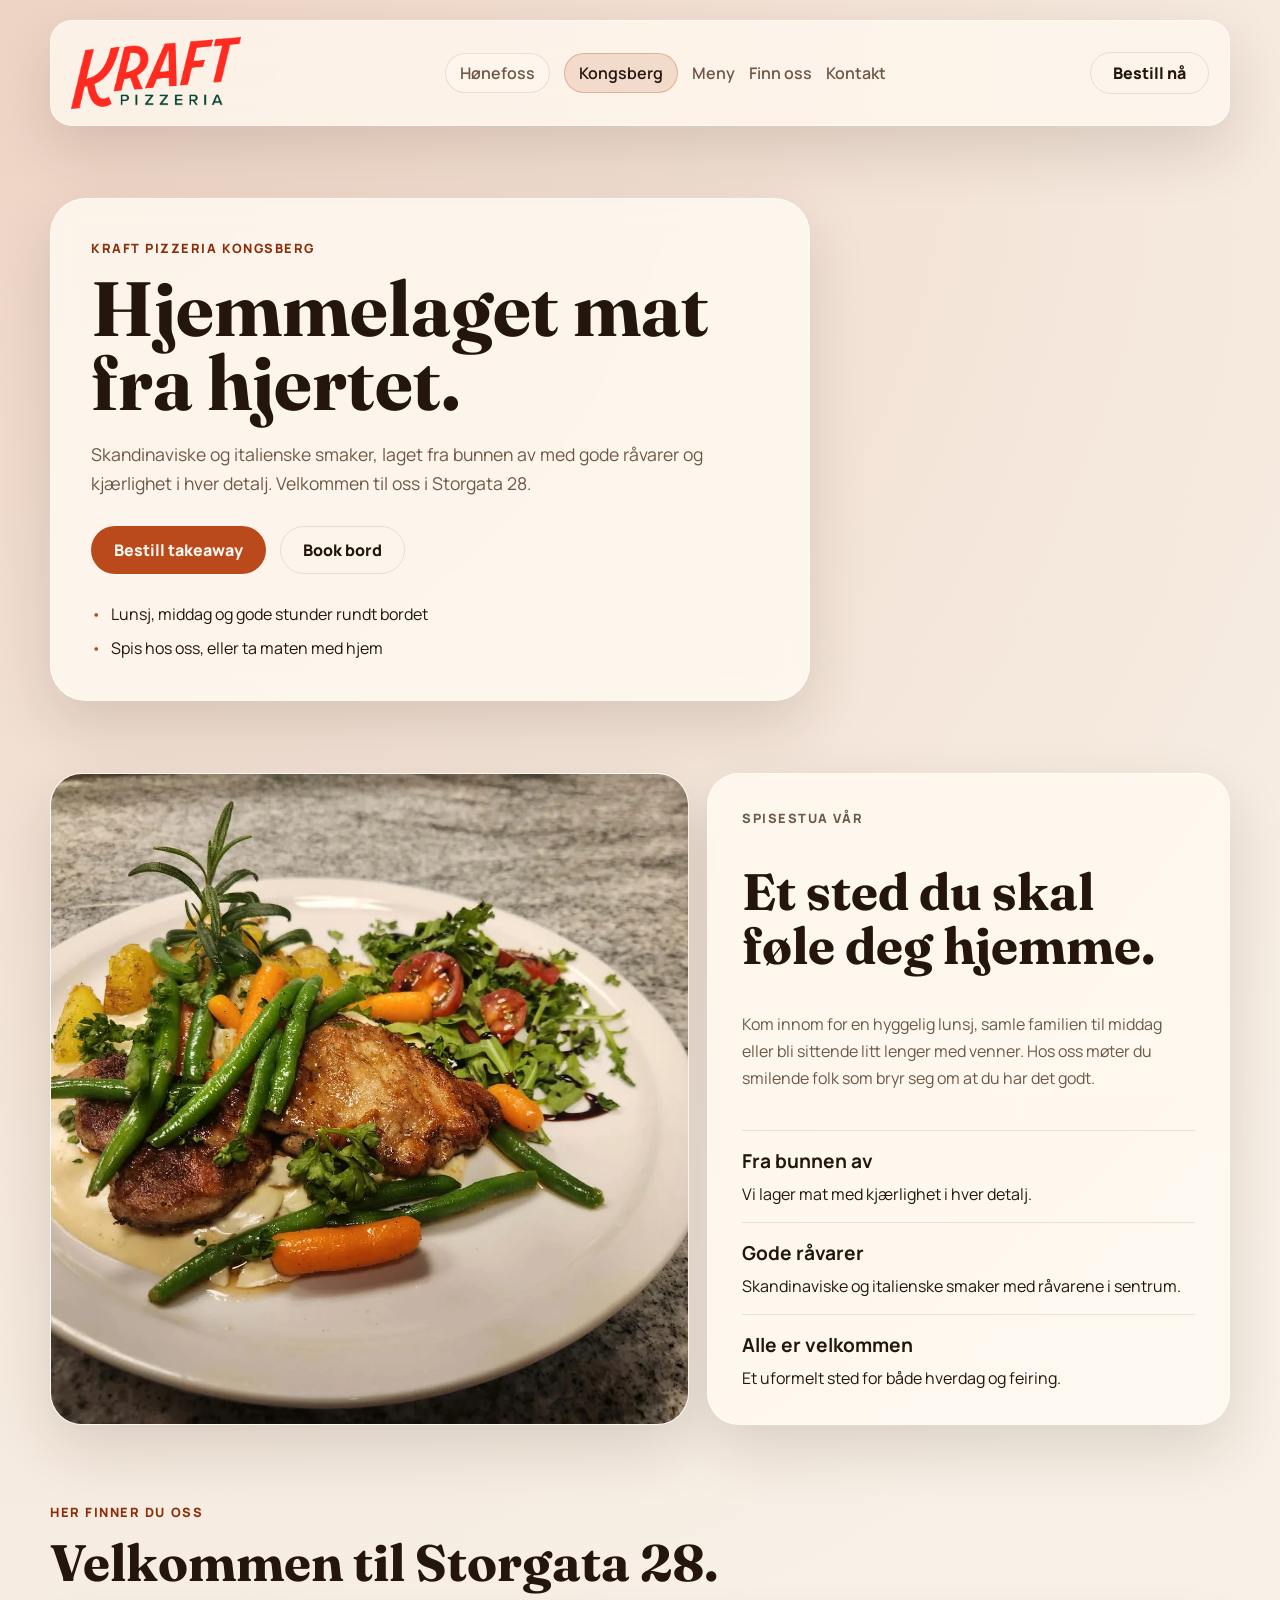
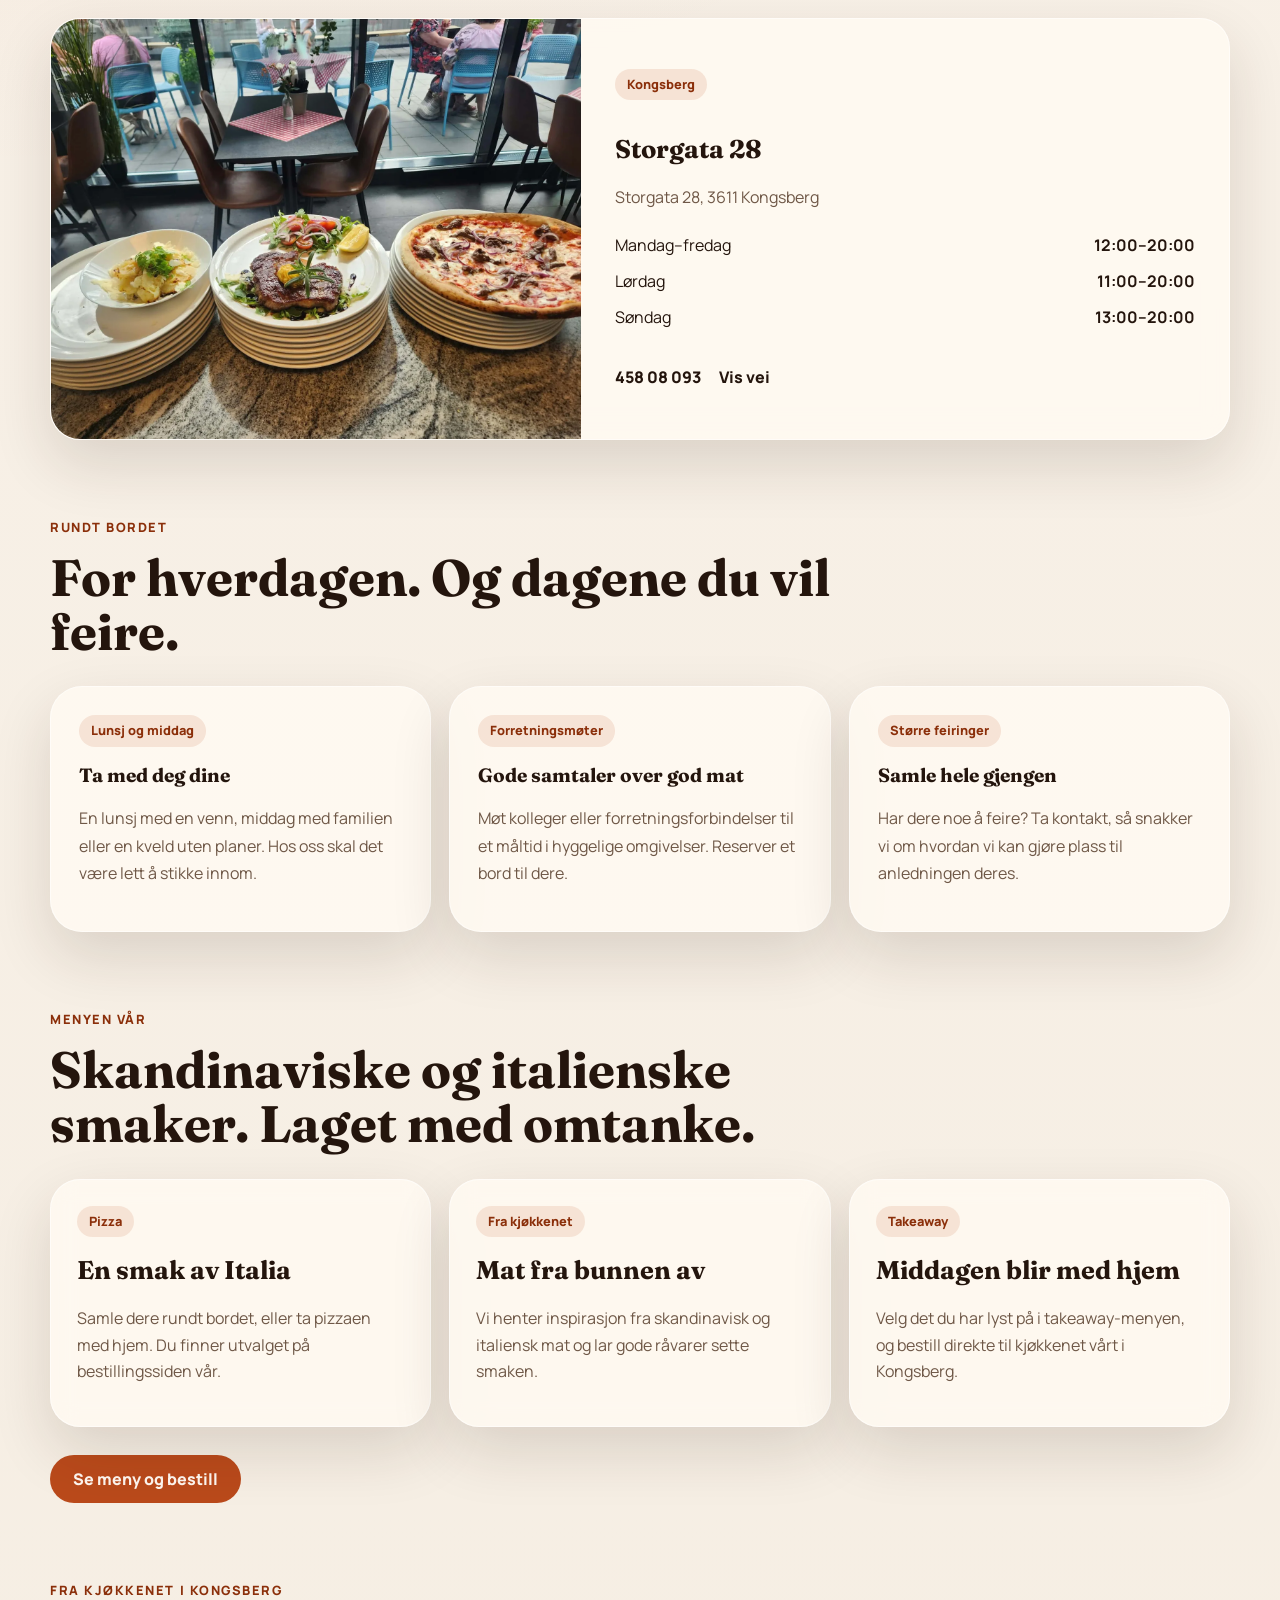
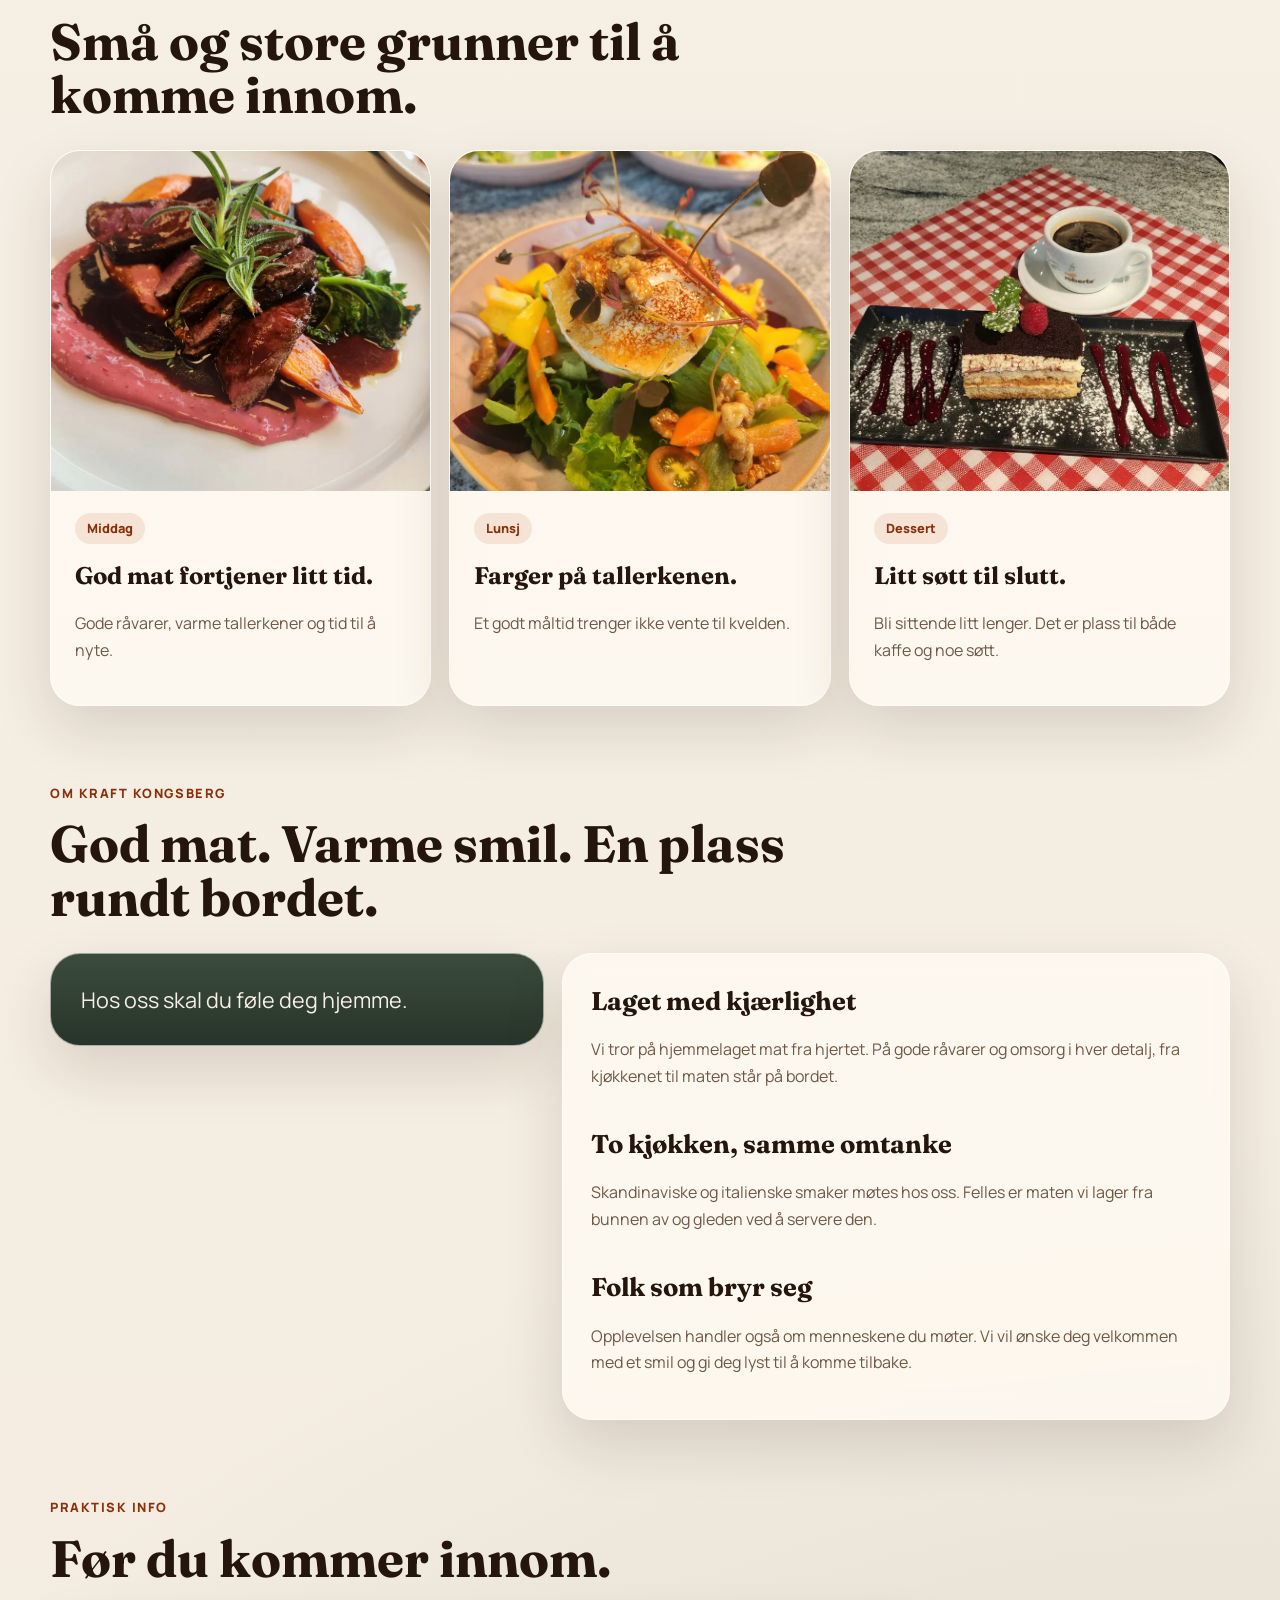
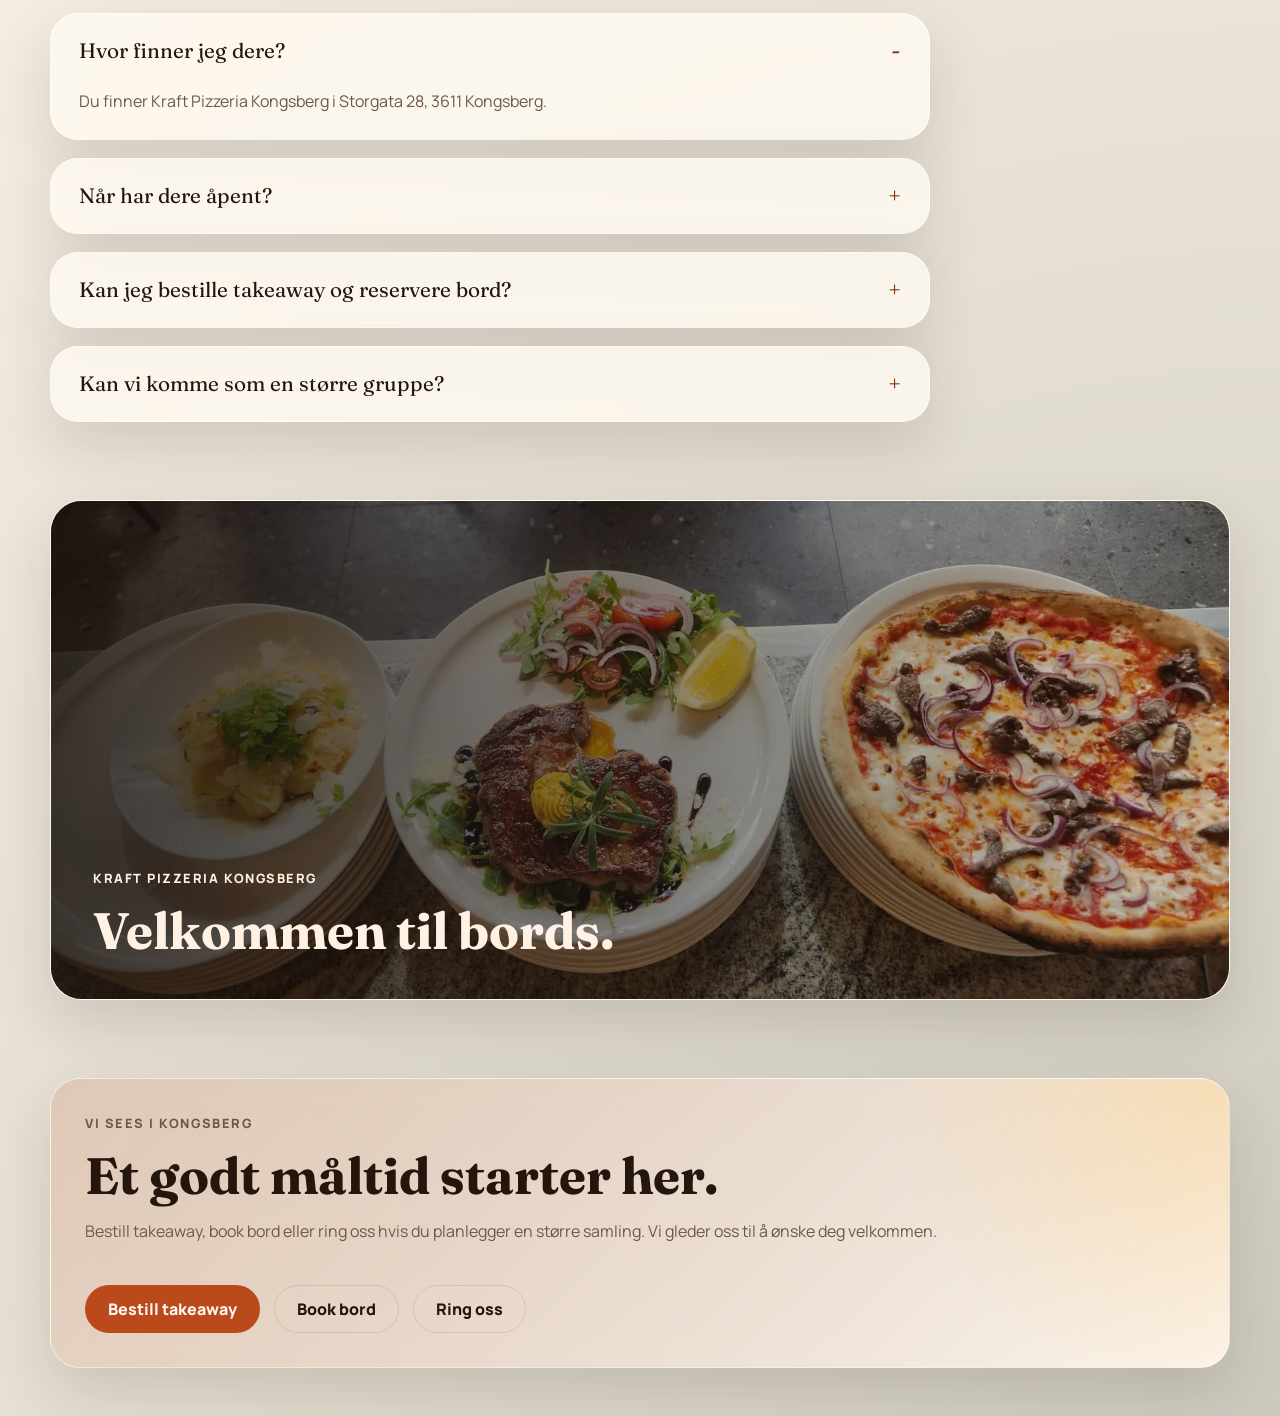
<file: kongsberg/index.html>
<!DOCTYPE html>
<html lang="no">
  <head>
    <meta charset="UTF-8" />
    <meta name="viewport" content="width=device-width, initial-scale=1.0" />
    <title id="site-title">Kraft Pizzeria Kongsberg | Hjemmelaget mat fra hjertet</title>
    <meta id="site-description" name="description" content="Skandinaviske og italienske smaker hos Kraft Pizzeria i Storgata 28, Kongsberg. Velkommen til lunsj og middag. Bestill takeaway eller reserver bord." />
    <link rel="canonical" href="https://kraftpizzeria.no/kongsberg/" />
    <link rel="icon" type="image/png" href="../KRAFT_Logo.png" />
    <link rel="apple-touch-icon" href="../KRAFT_Logo.png" />
    <meta name="theme-color" content="#b64a1b" />
    <meta property="og:type" content="website" />
    <meta property="og:locale" content="nb_NO" />
    <meta property="og:site_name" content="Kraft Pizzeria" />
    <meta property="og:title" content="Kraft Pizzeria Kongsberg | Hjemmelaget mat fra hjertet" />
    <meta property="og:description" content="Skandinaviske og italienske smaker hos Kraft Pizzeria i Storgata 28, Kongsberg. Velkommen til lunsj og middag. Bestill takeaway eller reserver bord." />
    <meta property="og:url" content="https://kraftpizzeria.no/kongsberg/" />
    <meta property="og:image" content="https://kraftpizzeria.no/assets/kongsberg/pizza-pasta-og-middag.webp" />
    <meta property="og:image:alt" content="Pizza, pasta og middagsretter hos Kraft Pizzeria Kongsberg" />
    <meta name="twitter:card" content="summary_large_image" />
    <meta name="twitter:title" content="Kraft Pizzeria Kongsberg | Hjemmelaget mat fra hjertet" />
    <meta name="twitter:description" content="Skandinaviske og italienske smaker hos Kraft Pizzeria i Storgata 28, Kongsberg. Velkommen til lunsj og middag. Bestill takeaway eller reserver bord." />
    <meta name="twitter:image" content="https://kraftpizzeria.no/assets/kongsberg/pizza-pasta-og-middag.webp" />
    <link rel="preconnect" href="https://fonts.googleapis.com" />
    <link rel="preconnect" href="https://fonts.gstatic.com" crossorigin />
    <link href="https://fonts.googleapis.com/css2?family=Fraunces:wght@500;700&family=Manrope:wght@400;500;700;800&display=swap" rel="stylesheet" />
    <link rel="stylesheet" href="../styles.css" />
    <link rel="stylesheet" href="../locations.css" />
  </head>
  <body class="location-page location-page-kongsberg">
    <a class="location-skip-link" href="#start">Gå til innhold</a>
    <div class="site-shell">
      <header class="topbar">
        <a class="brand" href="../" aria-label="Kraft Pizzeria: velg lokasjon">
          <img src="../KRAFT_Logo.png" alt="Kraft Pizzeria" />
        </a>
        <nav class="nav" aria-label="Hovedmeny">
          <a class="nav-location" href="../honefoss/">Hønefoss</a>
          <a class="nav-location is-active" href="./" aria-current="page">Kongsberg</a>
          <a href="#meny">Meny</a>
          <a href="#lokasjoner">Finn oss</a>
          <a href="#kontakt">Kontakt</a>
        </nav>
        <a class="button button-small button-ghost" href="https://order.gastroplanner.no/s/6GKZE" target="_blank" rel="noopener noreferrer" data-href-content="business.orderHref">Bestill nå</a>
      </header>

      <nav class="location-switch-mobile" aria-label="Bytt lokasjon">
        <a class="nav-location" href="../honefoss/">Hønefoss</a>
        <a class="nav-location is-active" href="./" aria-current="page">Kongsberg</a>
      </nav>

      <main id="start">
        <section class="hero" aria-labelledby="kongsberg-title">
          <div class="hero-copy">
            <p class="eyebrow" data-content="hero.eyebrow">Kraft Pizzeria Kongsberg</p>
            <h1 id="kongsberg-title" data-content="hero.title">Hjemmelaget mat fra hjertet.</h1>
            <p class="lead" data-content="hero.lead">Skandinaviske og italienske smaker, laget fra bunnen av med gode råvarer og kjærlighet i hver detalj. Velkommen til oss i Storgata 28.</p>
            <div class="hero-actions" id="bestill">
              <a class="button" href="https://order.gastroplanner.no/s/6GKZE" target="_blank" rel="noopener noreferrer" data-href-content="business.orderHref">Bestill takeaway</a>
              <a class="button button-secondary" href="https://booking.gastroplanner.no/kraftpizzeriakongsberg/t" target="_blank" rel="noopener noreferrer" data-href-content="business.bookingHref">Book bord</a>
            </div>
            <ul class="hero-points">
              <li data-content="hero.point1">Lunsj, middag og gode stunder rundt bordet</li>
              <li data-content="hero.point2">Spis hos oss, eller ta maten med hjem</li>
            </ul>
          </div>
        </section>

        <section class="section showcase-section" aria-labelledby="showcase-title">
          <div class="showcase-grid">
            <figure class="showcase-visual">
              <img src="../assets/kongsberg/middag.webp" alt="Middagsrett med poteter, grønnsaker og saus hos Kraft Pizzeria Kongsberg" width="1600" height="1200" fetchpriority="high" />
            </figure>
            <div class="showcase-content">
              <p class="eyebrow" data-content="showcase.eyebrow">Spisestua vår</p>
              <h2 id="showcase-title" data-content="showcase.title">Et sted du skal føle deg hjemme.</h2>
              <p data-content="showcase.body">Kom innom for en hyggelig lunsj, samle familien til middag eller bli sittende litt lenger med venner. Hos oss møter du smilende folk som bryr seg om at du har det godt.</p>
              <div class="feature-list">
                <div>
                  <strong data-content="showcase.feature1Title">Fra bunnen av</strong>
                  <span data-content="showcase.feature1Text">Vi lager mat med kjærlighet i hver detalj.</span>
                </div>
                <div>
                  <strong data-content="showcase.feature2Title">Gode råvarer</strong>
                  <span data-content="showcase.feature2Text">Skandinaviske og italienske smaker med råvarene i sentrum.</span>
                </div>
                <div>
                  <strong data-content="showcase.feature3Title">Alle er velkommen</strong>
                  <span data-content="showcase.feature3Text">Et uformelt sted for både hverdag og feiring.</span>
                </div>
              </div>
            </div>
          </div>
        </section>

        <section class="section" id="lokasjoner" aria-labelledby="location-title">
          <div class="section-heading">
            <p class="eyebrow" data-content="location.eyebrow">Her finner du oss</p>
            <h2 id="location-title" data-content="location.title">Velkommen til Storgata 28.</h2>
          </div>
          <div class="location-grid">
            <article class="location-card">
              <figure class="location-visual">
                <img src="../assets/kongsberg/restaurant-og-uteservering.webp" alt="Mat ved vinduet mot uteserveringen hos Kraft Pizzeria Kongsberg" width="1600" height="1200" loading="lazy" />
              </figure>
              <div class="location-copy">
                <span class="menu-tag">Kongsberg</span>
                <h3 data-content="business.shortAddress">Storgata 28</h3>
                <p data-content="business.fullAddress">Storgata 28, 3611 Kongsberg</p>
                <dl class="location-hours" aria-label="Åpningstider">
                  <div><dt>Mandag–fredag</dt><dd data-content="business.weekdayHours">12:00–20:00</dd></div>
                  <div><dt>Lørdag</dt><dd data-content="business.saturdayHours">11:00–20:00</dd></div>
                  <div><dt>Søndag</dt><dd data-content="business.sundayHours">13:00–20:00</dd></div>
                </dl>
                <div class="card-actions">
                  <a href="tel:+4745808093" data-content="business.phoneLabel" data-href-content="business.phoneHref">458 08 093</a>
                  <a href="https://www.google.com/maps/search/?api=1&amp;query=Kraft+Pizzeria+Kongsberg+Storgata+28+3611+Kongsberg" target="_blank" rel="noopener noreferrer" data-href-content="business.mapsHref">Vis vei</a>
                </div>
              </div>
            </article>
          </div>
        </section>

        <section class="section" aria-labelledby="services-title">
          <div class="section-heading narrow">
            <p class="eyebrow" data-content="services.eyebrow">Rundt bordet</p>
            <h2 id="services-title" data-content="services.title">For hverdagen. Og dagene du vil feire.</h2>
          </div>
          <div class="service-grid">
            <article class="service-card">
              <span class="menu-tag" data-content="services.card1Tag">Lunsj og middag</span>
              <h3 data-content="services.card1Title">Ta med deg dine</h3>
              <p data-content="services.card1Text">En lunsj med en venn, middag med familien eller en kveld uten planer. Hos oss skal det være lett å stikke innom.</p>
            </article>
            <article class="service-card">
              <span class="menu-tag" data-content="services.card2Tag">Forretningsmøter</span>
              <h3 data-content="services.card2Title">Gode samtaler over god mat</h3>
              <p data-content="services.card2Text">Møt kolleger eller forretningsforbindelser til et måltid i hyggelige omgivelser. Reserver et bord til dere.</p>
            </article>
            <article class="service-card">
              <span class="menu-tag" data-content="services.card3Tag">Større feiringer</span>
              <h3 data-content="services.card3Title">Samle hele gjengen</h3>
              <p data-content="services.card3Text">Har dere noe å feire? Ta kontakt, så snakker vi om hvordan vi kan gjøre plass til anledningen deres.</p>
            </article>
          </div>
        </section>

        <section class="section menu-section" id="meny" aria-labelledby="menu-title">
          <div class="section-heading">
            <p class="eyebrow" data-content="menu.eyebrow">Menyen vår</p>
            <h2 id="menu-title" data-content="menu.title">Skandinaviske og italienske smaker. Laget med omtanke.</h2>
          </div>
          <div class="menu-grid">
            <article>
              <span class="menu-tag" data-content="menu.card1Tag">Pizza</span>
              <h3 data-content="menu.card1Title">En smak av Italia</h3>
              <p data-content="menu.card1Text">Samle dere rundt bordet, eller ta pizzaen med hjem. Du finner utvalget på bestillingssiden vår.</p>
            </article>
            <article>
              <span class="menu-tag" data-content="menu.card2Tag">Fra kjøkkenet</span>
              <h3 data-content="menu.card2Title">Mat fra bunnen av</h3>
              <p data-content="menu.card2Text">Vi henter inspirasjon fra skandinavisk og italiensk mat og lar gode råvarer sette smaken.</p>
            </article>
            <article>
              <span class="menu-tag" data-content="menu.card3Tag">Takeaway</span>
              <h3 data-content="menu.card3Title">Middagen blir med hjem</h3>
              <p data-content="menu.card3Text">Velg det du har lyst på i takeaway-menyen, og bestill direkte til kjøkkenet vårt i Kongsberg.</p>
            </article>
          </div>
          <div class="hero-actions">
            <a class="button" href="https://order.gastroplanner.no/s/6GKZE" target="_blank" rel="noopener noreferrer" data-href-content="business.orderHref">Se meny og bestill</a>
          </div>
        </section>

        <section class="section" id="galleri" aria-labelledby="gallery-title">
          <div class="section-heading">
            <p class="eyebrow" data-content="gallery.eyebrow">Fra kjøkkenet i Kongsberg</p>
            <h2 id="gallery-title" data-content="gallery.title">Små og store grunner til å komme innom.</h2>
          </div>
          <div class="gallery-grid kongsberg-gallery">
            <article class="gallery-card">
              <img src="../assets/kongsberg/fra-kjokkenet.webp" alt="Middagsrett med kjøtt, saus, grønnsaker og rosmarin" width="1000" height="1333" loading="lazy" />
              <div class="gallery-copy">
                <span class="menu-tag" data-content="gallery.card1Tag">Middag</span>
                <h3 data-content="gallery.card1Title">God mat fortjener litt tid.</h3>
                <p data-content="gallery.card1Text">Gode råvarer, varme tallerkener og tid til å nyte.</p>
              </div>
            </article>
            <article class="gallery-card">
              <img src="../assets/kongsberg/salat.webp" alt="Salat med gratinert ost, valnøtter og fargerike grønnsaker" width="1000" height="1333" loading="lazy" />
              <div class="gallery-copy">
                <span class="menu-tag" data-content="gallery.card2Tag">Lunsj</span>
                <h3 data-content="gallery.card2Title">Farger på tallerkenen.</h3>
                <p data-content="gallery.card2Text">Et godt måltid trenger ikke vente til kvelden.</p>
              </div>
            </article>
            <article class="gallery-card">
              <img src="../assets/kongsberg/dessert-og-kaffe.webp" alt="Dessert med bærsaus og en kopp kaffe hos Kraft Pizzeria Kongsberg" width="1000" height="714" loading="lazy" />
              <div class="gallery-copy">
                <span class="menu-tag" data-content="gallery.card3Tag">Dessert</span>
                <h3 data-content="gallery.card3Title">Litt søtt til slutt.</h3>
                <p data-content="gallery.card3Text">Bli sittende litt lenger. Det er plass til både kaffe og noe søtt.</p>
              </div>
            </article>
          </div>
        </section>

        <section class="section" id="opplevelse" aria-labelledby="story-title">
          <div class="section-heading narrow">
            <p class="eyebrow" data-content="story.eyebrow">Om Kraft Kongsberg</p>
            <h2 id="story-title" data-content="story.title">God mat. Varme smil. En plass rundt bordet.</h2>
          </div>
          <div class="experience-layout">
            <div class="quote-card"><p data-content="story.quote">Hos oss skal du føle deg hjemme.</p></div>
            <div class="checklist">
              <div>
                <h3 data-content="story.item1Title">Laget med kjærlighet</h3>
                <p data-content="story.item1Text">Vi tror på hjemmelaget mat fra hjertet. På gode råvarer og omsorg i hver detalj, fra kjøkkenet til maten står på bordet.</p>
              </div>
              <div>
                <h3 data-content="story.item2Title">To kjøkken, samme omtanke</h3>
                <p data-content="story.item2Text">Skandinaviske og italienske smaker møtes hos oss. Felles er maten vi lager fra bunnen av og gleden ved å servere den.</p>
              </div>
              <div>
                <h3 data-content="story.item3Title">Folk som bryr seg</h3>
                <p data-content="story.item3Text">Opplevelsen handler også om menneskene du møter. Vi vil ønske deg velkommen med et smil og gi deg lyst til å komme tilbake.</p>
              </div>
            </div>
          </div>
        </section>

        <section class="section faq-section" aria-labelledby="faq-title">
          <div class="section-heading narrow">
            <p class="eyebrow" data-content="faq.eyebrow">Praktisk info</p>
            <h2 id="faq-title" data-content="faq.title">Før du kommer innom.</h2>
          </div>
          <div class="faq-list">
            <details class="faq-item" open>
              <summary data-content="faq.item1Question">Hvor finner jeg dere?</summary>
              <p data-content="faq.item1Answer">Du finner Kraft Pizzeria Kongsberg i Storgata 28, 3611 Kongsberg.</p>
            </details>
            <details class="faq-item">
              <summary data-content="faq.item2Question">Når har dere åpent?</summary>
              <p data-content="faq.item2Answer">Mandag til fredag 12:00–20:00, lørdag 11:00–20:00 og søndag 13:00–20:00.</p>
            </details>
            <details class="faq-item">
              <summary data-content="faq.item3Question">Kan jeg bestille takeaway og reservere bord?</summary>
              <p data-content="faq.item3Answer">Ja. Bruk Bestill takeaway for mat du vil hente, eller Book bord hvis du vil spise hos oss. Begge lenkene gjelder Kongsberg.</p>
            </details>
            <details class="faq-item">
              <summary data-content="faq.item4Question">Kan vi komme som en større gruppe?</summary>
              <p data-content="faq.item4Answer">Vi ønsker også større feiringer og samlinger velkommen. Ring oss på 458 08 093, så finner vi ut av det sammen.</p>
            </details>
          </div>
        </section>

        <section class="section final-image-section" aria-label="Velkommen til Kraft">
          <div class="final-image-card">
            <img src="../assets/kongsberg/pizza-pasta-og-middag.webp" alt="Pizza, pasta og middagsretter klare til servering hos Kraft Pizzeria Kongsberg" width="1600" height="1200" loading="lazy" />
            <div class="final-image-copy">
              <p class="eyebrow">Kraft Pizzeria Kongsberg</p>
              <h2>Velkommen til bords.</h2>
            </div>
          </div>
        </section>

        <section class="section cta-section" id="kontakt" aria-labelledby="contact-title">
          <div class="cta-panel">
            <div>
              <p class="eyebrow" data-content="contact.eyebrow">Vi sees i Kongsberg</p>
              <h2 id="contact-title" data-content="contact.title">Et godt måltid starter her.</h2>
              <p data-content="contact.body">Bestill takeaway, book bord eller ring oss hvis du planlegger en større samling. Vi gleder oss til å ønske deg velkommen.</p>
            </div>
            <div class="cta-actions">
              <a class="button" href="https://order.gastroplanner.no/s/6GKZE" target="_blank" rel="noopener noreferrer" data-href-content="business.orderHref">Bestill takeaway</a>
              <a class="button button-secondary" href="https://booking.gastroplanner.no/kraftpizzeriakongsberg/t" target="_blank" rel="noopener noreferrer" data-href-content="business.bookingHref">Book bord</a>
              <a class="button button-secondary" href="tel:+4745808093" data-href-content="business.phoneHref">Ring oss</a>
            </div>
          </div>
        </section>
      </main>
    </div>
    <div class="mobile-bar" role="navigation" aria-label="Bestill i Kongsberg">
      <a class="button" href="https://order.gastroplanner.no/s/6GKZE" target="_blank" rel="noopener noreferrer" data-href-content="business.orderHref">Bestill takeaway</a>
      <a class="button button-secondary" href="https://booking.gastroplanner.no/kraftpizzeriakongsberg/t" target="_blank" rel="noopener noreferrer" data-href-content="business.bookingHref">Book bord</a>
    </div>
    <script src="../kongsberg-content.js"></script>
    <script src="../script.js"></script>
  </body>
</html>
</file>
<file: styles.css>
:root {
  --bg: #f5efe4;
  --bg-strong: #e8ddcb;
  --paper: rgba(255, 250, 242, 0.82);
  --paper-strong: #fff8ef;
  --text: #24150d;
  --muted: #6f5847;
  --line: rgba(36, 21, 13, 0.1);
  --accent: #ba4a1b;
  --accent-dark: #8b2f0a;
  --olive: #304333;
  --shadow: 0 24px 60px rgba(49, 26, 15, 0.14);
}

* {
  box-sizing: border-box;
}

html {
  scroll-behavior: smooth;
}

body {
  margin: 0;
  font-family: "Manrope", sans-serif;
  color: var(--text);
  line-height: 1.5;
  background:
    radial-gradient(circle at top left, rgba(186, 74, 27, 0.18), transparent 28%),
    radial-gradient(circle at bottom right, rgba(48, 67, 51, 0.2), transparent 30%),
    linear-gradient(180deg, #f9f2e9 0%, #f3ebdf 100%);
}

a {
  color: inherit;
  text-decoration: none;
}

.site-shell {
  width: min(1180px, calc(100% - 32px));
  margin: 0 auto;
  padding: 20px 0 48px;
}

body.has-mobile-bar {
  padding-bottom: 96px;
}

.topbar {
  position: sticky;
  top: 16px;
  z-index: 10;
  display: flex;
  align-items: center;
  justify-content: space-between;
  gap: 16px;
  padding: 16px 20px;
  background: rgba(255, 248, 239, 0.8);
  border: 1px solid rgba(255, 255, 255, 0.55);
  border-radius: 22px;
  backdrop-filter: blur(18px);
  box-shadow: var(--shadow);
}

.topbar-landing {
  justify-content: center;
}

.brand,
h1,
h2,
h3 {
  font-family: "Fraunces", serif;
}

.brand {
  display: inline-flex;
  align-items: center;
  flex: 0 0 auto;
}

.brand img {
  display: block;
  width: auto;
  height: 72px;
}

.nav {
  display: flex;
  gap: 24px;
  color: var(--muted);
  font-weight: 600;
}

.nav-location {
  display: inline-flex;
  align-items: center;
  justify-content: center;
  min-height: 40px;
  padding: 0 14px;
  border: 1px solid var(--line);
  border-radius: 999px;
  background: rgba(255, 248, 239, 0.55);
}

.nav-location.is-active {
  color: var(--text);
  border-color: rgba(186, 74, 27, 0.3);
  background: rgba(186, 74, 27, 0.14);
}

.location-switch-mobile {
  display: none;
}

.nav a:hover,
.card-actions a:hover {
  color: var(--accent-dark);
}

.button {
  display: inline-flex;
  align-items: center;
  justify-content: center;
  min-height: 48px;
  padding: 0 22px;
  border-radius: 999px;
  border: 1px solid transparent;
  background: var(--accent);
  color: #fff7f0;
  font-weight: 800;
  transition: transform 180ms ease, background 180ms ease, border-color 180ms ease,
    box-shadow 180ms ease;
}

.button:hover {
  transform: translateY(-1px);
  background: var(--accent-dark);
}

.button:focus-visible,
.nav a:focus-visible,
.card-actions a:focus-visible,
.faq-item summary:focus-visible {
  outline: 2px solid var(--accent-dark);
  outline-offset: 3px;
}

.button-secondary,
.button-ghost {
  color: var(--text);
  background: transparent;
  border-color: var(--line);
}

.button-small {
  min-height: 42px;
}

.hero {
  display: block;
  padding: 72px 0 48px;
}

.construction-main {
  padding: 56px 0 24px;
}

.construction-panel {
  display: grid;
  grid-template-columns: minmax(0, 1.05fr) minmax(0, 0.95fr);
  gap: 18px;
  align-items: stretch;
}

.construction-visual,
.construction-copy {
  background: var(--paper);
  border: 1px solid rgba(255, 255, 255, 0.55);
  box-shadow: var(--shadow);
  backdrop-filter: blur(12px);
  border-radius: 36px;
  overflow: hidden;
}

.construction-visual img {
  display: block;
  width: 100%;
  height: 100%;
  min-height: 520px;
  object-fit: cover;
}

.construction-copy {
  padding: 40px;
  display: flex;
  flex-direction: column;
  justify-content: center;
}

.landing-main {
  padding: 56px 0 24px;
}

.landing-hero {
  padding: 0 0 24px;
}

.hero-copy,
.location-card,
.menu-grid article,
.quote-card,
.checklist,
.cta-panel,
.stats article {
  background: var(--paper);
  border: 1px solid rgba(255, 255, 255, 0.55);
  box-shadow: var(--shadow);
  backdrop-filter: blur(12px);
}

.reveal {
  opacity: 0;
  transform: translateY(22px);
  transition: opacity 700ms ease, transform 700ms ease;
}

.reveal.is-visible {
  opacity: 1;
  transform: translateY(0);
}

.hero-copy {
  padding: 40px;
  border-radius: 36px;
  max-width: 760px;
}

.selector-copy {
  max-width: 680px;
  margin: 0 auto;
  text-align: center;
}

.eyebrow {
  margin: 0 0 14px;
  letter-spacing: 0.12em;
  text-transform: uppercase;
  font-size: 0.8rem;
  font-weight: 800;
  color: var(--accent-dark);
}

h1 {
  margin: 0;
  font-size: clamp(3rem, 6vw, 5.6rem);
  line-height: 0.96;
}

.lead {
  max-width: 56ch;
  margin: 20px 0 0;
  color: var(--muted);
  font-size: 1.1rem;
  line-height: 1.65;
}

.hero-actions {
  display: flex;
  flex-wrap: wrap;
  gap: 14px;
  margin-top: 28px;
}

.hero-points {
  display: grid;
  gap: 10px;
  margin: 28px 0 0;
  padding: 0;
  list-style: none;
  color: var(--text);
}

.hero-points li::before {
  content: "•";
  margin-right: 10px;
  color: var(--accent);
}

.badge,
.menu-tag {
  display: inline-flex;
  width: fit-content;
  margin-bottom: 14px;
  padding: 6px 12px;
  border-radius: 999px;
  background: rgba(186, 74, 27, 0.12);
  color: var(--accent-dark);
  font-size: 0.8rem;
  font-weight: 800;
}

.muted {
  color: var(--muted);
}

.stats,
.location-grid,
.menu-grid,
.experience-layout,
.gallery-grid,
.showcase-grid,
.service-grid,
.atmosphere-grid,
.room-grid,
.faq-list,
.selector-grid {
  display: grid;
  gap: 18px;
}

.selector-grid {
  grid-template-columns: repeat(2, minmax(0, 1fr));
}

.selector-card {
  display: grid;
  gap: 10px;
  padding: 30px;
  border-radius: 32px;
  background: var(--paper);
  border: 1px solid rgba(255, 255, 255, 0.55);
  box-shadow: var(--shadow);
  backdrop-filter: blur(12px);
  transition: transform 180ms ease, box-shadow 180ms ease, border-color 180ms ease;
}

.selector-card:hover {
  transform: translateY(-2px);
  border-color: rgba(186, 74, 27, 0.28);
}

.selector-card h2 {
  margin: 0;
  font-size: clamp(2rem, 4vw, 3rem);
  line-height: 1;
}

.selector-card p {
  margin: 0;
  color: var(--muted);
  font-size: 1rem;
  line-height: 1.65;
}

.selector-arrow {
  margin-top: 8px;
  font-weight: 800;
  color: var(--accent-dark);
}

.selector-card-alt {
  background:
    linear-gradient(180deg, rgba(255, 248, 239, 0.9), rgba(244, 235, 223, 0.92));
}

.stats {
  grid-template-columns: minmax(0, 1fr);
  max-width: 420px;
}

.stats article {
  display: grid;
  gap: 8px;
  padding: 24px;
  border-radius: 24px;
}

.stats strong {
  font-size: 1.6rem;
}

.showcase-grid {
  grid-template-columns: 1.1fr 0.9fr;
  align-items: stretch;
}

.location-grid {
  max-width: 980px;
}

.location-card {
  display: grid;
  grid-template-columns: minmax(300px, 0.95fr) minmax(0, 1.05fr);
  overflow: hidden;
  border-radius: 32px;
}

.location-visual {
  min-height: 420px;
  margin: 0;
}

.location-visual img {
  display: block;
  width: 100%;
  height: 100%;
  object-fit: cover;
  object-position: center;
}

.location-copy {
  display: grid;
  align-content: center;
  gap: 16px;
  padding: 34px;
}

.location-copy h3 {
  margin: 0;
  font-size: clamp(2rem, 4vw, 3rem);
}

.location-copy p {
  margin: 0;
  color: var(--muted);
  line-height: 1.7;
}

.showcase-visual,
.showcase-content,
.service-card,
.atmosphere-card,
.room-card,
.final-image-card {
  overflow: hidden;
  border-radius: 32px;
  background: var(--paper);
  border: 1px solid rgba(255, 255, 255, 0.55);
  box-shadow: var(--shadow);
}

.showcase-visual {
  min-height: 540px;
}

.showcase-visual img,
.atmosphere-card img,
.final-image-card img {
  display: block;
  width: 100%;
  height: 100%;
  object-fit: cover;
}

.showcase-content {
  display: grid;
  align-content: center;
  gap: 22px;
  padding: 34px;
}

.showcase-content p,
.service-card p,
.atmosphere-copy p,
.final-image-copy p {
  color: var(--muted);
  line-height: 1.7;
}

.feature-list {
  display: grid;
  gap: 16px;
}

.feature-list div {
  padding-top: 16px;
  border-top: 1px solid var(--line);
}

.feature-list strong,
.service-card h3,
.atmosphere-copy h3 {
  display: block;
  margin-bottom: 6px;
  font-size: 1.2rem;
}

.service-card h3,
.atmosphere-copy h3 {
  margin-top: 0;
}

.section {
  padding-top: 78px;
}

.section-heading {
  max-width: 720px;
  margin-bottom: 28px;
}

.section-heading.narrow {
  max-width: 820px;
}

h2 {
  margin: 0;
  font-size: clamp(2rem, 4vw, 3.4rem);
  line-height: 1.05;
}

.section-heading + * {
  margin-top: 0;
}

.location-grid {
  grid-template-columns: 1fr;
  max-width: 760px;
}

.location-card,
.menu-grid article,
.quote-card,
.checklist,
.cta-panel {
  border-radius: 30px;
}

.location-card {
  padding: 28px;
}

.location-card.accent {
  background: linear-gradient(180deg, rgba(186, 74, 27, 0.12), rgba(255, 248, 239, 0.85));
}

.location-card p,
.menu-grid p,
.checklist p,
.cta-panel p,
.quote-card p {
  color: var(--muted);
  line-height: 1.65;
}

.card-actions {
  display: flex;
  flex-wrap: wrap;
  gap: 18px;
  margin-top: 20px;
  font-weight: 800;
}

.service-grid {
  grid-template-columns: repeat(3, 1fr);
}

.service-card {
  padding: 28px;
}

.service-card,
.menu-grid article,
.gallery-card,
.atmosphere-card,
.faq-item {
  scroll-margin-top: 120px;
}

.room-grid {
  grid-template-columns: repeat(2, 1fr);
}

.room-card {
  position: relative;
  min-height: 440px;
}

.room-card::after {
  content: "";
  position: absolute;
  inset: 0;
  background: linear-gradient(180deg, rgba(20, 13, 9, 0.12), rgba(20, 13, 9, 0.78));
}

.room-card img {
  display: block;
  width: 100%;
  height: 100%;
  object-fit: cover;
}

.room-card-dark::after {
  background: linear-gradient(180deg, rgba(20, 13, 9, 0.06), rgba(20, 13, 9, 0.84));
}

.room-copy {
  position: absolute;
  left: 0;
  right: 0;
  bottom: 0;
  z-index: 1;
  padding: 28px;
}

.room-copy h3,
.room-copy p {
  color: #fff2e4;
}

.room-copy h3 {
  margin: 0 0 8px;
}

.room-copy p {
  margin: 0;
  line-height: 1.7;
}

.menu-section {
  position: relative;
}

.menu-grid {
  grid-template-columns: repeat(3, 1fr);
}

.menu-grid article {
  padding: 26px;
}

.gallery-grid {
  grid-template-columns: 1.25fr 0.75fr 0.75fr;
  align-items: stretch;
}

.gallery-card {
  overflow: hidden;
  border-radius: 30px;
  background: var(--paper);
  border: 1px solid rgba(255, 255, 255, 0.55);
  box-shadow: var(--shadow);
}

.gallery-card img {
  display: block;
  width: 100%;
  height: 320px;
  object-fit: cover;
  object-position: center;
}

.gallery-card-large img {
  height: 100%;
  min-height: 100%;
}

.gallery-copy {
  padding: 22px 24px 26px;
}

.gallery-copy h3 {
  margin: 0;
  font-size: 1.5rem;
}

.gallery-copy p {
  color: var(--muted);
  line-height: 1.65;
}

.atmosphere-grid {
  grid-template-columns: 1.1fr 0.9fr 0.9fr;
  align-items: stretch;
}

.atmosphere-card {
  display: grid;
  grid-template-rows: minmax(280px, 1fr) auto;
}

.atmosphere-card img,
.room-card img,
.showcase-visual img,
.final-image-card img {
  object-position: center;
}

.atmosphere-card-large {
  grid-row: span 1;
}

.atmosphere-copy {
  padding: 22px 24px 26px;
}

.experience-layout {
  grid-template-columns: 0.85fr 1.15fr;
  align-items: start;
}

.quote-card {
  padding: 30px;
  background: linear-gradient(180deg, rgba(48, 67, 51, 0.95), rgba(31, 44, 34, 0.96));
}

.quote-card p {
  margin: 0;
  color: #f8efe4;
  font-size: 1.35rem;
  line-height: 1.45;
}

.checklist {
  display: grid;
  gap: 20px;
  padding: 28px;
}

.checklist h3,
.location-card h3,
.menu-grid h3 {
  margin: 0;
  font-size: 1.6rem;
}

.cta-panel {
  display: flex;
  align-items: center;
  justify-content: space-between;
  gap: 24px;
  padding: 34px;
  background:
    radial-gradient(circle at top right, rgba(255, 196, 104, 0.34), transparent 28%),
    linear-gradient(135deg, rgba(186, 74, 27, 0.16), rgba(255, 248, 239, 0.92));
}

.reviews-panel {
  display: grid;
  grid-template-columns: minmax(0, 1.15fr) minmax(280px, 0.85fr);
  align-items: stretch;
  background:
    radial-gradient(circle at top right, rgba(48, 67, 51, 0.22), transparent 28%),
    radial-gradient(circle at bottom left, rgba(186, 74, 27, 0.12), transparent 26%),
    linear-gradient(135deg, rgba(36, 21, 13, 0.08), rgba(255, 248, 239, 0.96));
}

.review-intro {
  max-width: 620px;
}

.review-intro h2 {
  max-width: 12ch;
}

.review-badges {
  display: flex;
  flex-wrap: wrap;
  gap: 10px;
  margin-top: 20px;
}

.review-badges span {
  display: inline-flex;
  align-items: center;
  min-height: 38px;
  padding: 0 14px;
  border-radius: 999px;
  background: rgba(255, 252, 247, 0.8);
  border: 1px solid rgba(36, 21, 13, 0.08);
  color: var(--accent-dark);
  font-size: 0.92rem;
  font-weight: 700;
}

.review-stack {
  display: grid;
  gap: 16px;
}

.rating-panel {
  display: flex;
  align-items: center;
  gap: 18px;
  padding: 20px 22px;
  border-radius: 24px;
  background: linear-gradient(180deg, rgba(255, 252, 247, 0.96), rgba(255, 246, 236, 0.92));
  border: 1px solid rgba(36, 21, 13, 0.1);
  box-shadow: 0 18px 38px rgba(32, 20, 12, 0.08);
}

.rating-score {
  font-family: "Fraunces", serif;
  font-size: clamp(2.6rem, 5vw, 4rem);
  line-height: 1;
  color: var(--accent-dark);
  min-width: 92px;
}

.rating-meta p,
.rating-meta strong {
  margin: 0;
}

.rating-stars {
  margin-bottom: 6px;
  letter-spacing: 0.14em;
  color: #c58a10;
  font-size: 1.05rem;
}

.rating-meta p {
  color: var(--muted);
}

.rating-meta strong {
  display: block;
  margin-top: 4px;
}

.rating-rank {
  margin-top: 8px;
  font-size: 0.95rem;
  color: var(--accent-dark);
}

.review-quote {
  position: relative;
  padding: 24px 22px 20px;
  border-radius: 24px;
  background: linear-gradient(180deg, rgba(48, 67, 51, 0.96), rgba(31, 44, 34, 0.98));
  border: 1px solid rgba(255, 255, 255, 0.08);
  box-shadow: 0 20px 44px rgba(20, 14, 10, 0.16);
}

.review-quote::before {
  content: "“";
  position: absolute;
  top: 10px;
  left: 16px;
  font-family: "Fraunces", serif;
  font-size: 3rem;
  line-height: 1;
  color: rgba(255, 242, 228, 0.22);
}

.review-quote p {
  margin: 0;
  font-family: "Fraunces", serif;
  font-size: 1.1rem;
  line-height: 1.55;
  color: #fff2e4;
}

.review-quote span {
  display: inline-block;
  margin-top: 12px;
  font-size: 0.92rem;
  color: rgba(255, 242, 228, 0.72);
}

.cta-actions {
  display: flex;
  flex-wrap: wrap;
  gap: 14px;
}

.faq-list {
  max-width: 880px;
}

.faq-item {
  background: var(--paper);
  border: 1px solid rgba(255, 255, 255, 0.55);
  border-radius: 28px;
  box-shadow: var(--shadow);
  backdrop-filter: blur(12px);
  overflow: hidden;
}

.faq-item summary {
  cursor: pointer;
  list-style: none;
  display: flex;
  align-items: center;
  justify-content: space-between;
  gap: 18px;
  padding: 24px 28px;
  font-family: "Fraunces", serif;
  font-size: 1.3rem;
  line-height: 1.25;
}

.faq-item summary::-webkit-details-marker {
  display: none;
}

.faq-item summary::after {
  content: "+";
  flex: 0 0 auto;
  color: var(--accent-dark);
  font-size: 1.5rem;
  line-height: 1;
}

.faq-item[open] summary::after {
  content: "-";
}

.faq-item p {
  margin: 0;
  padding: 0 28px 24px;
  color: var(--muted);
  line-height: 1.7;
}

.final-image-card {
  position: relative;
  min-height: 500px;
}

.final-image-card::after {
  content: "";
  position: absolute;
  inset: 0;
  background: linear-gradient(90deg, rgba(23, 14, 9, 0.82), rgba(23, 14, 9, 0.18));
}

.final-image-copy {
  position: absolute;
  z-index: 1;
  inset: auto auto 0 0;
  max-width: 720px;
  padding: 42px;
}

.final-image-copy .eyebrow,
.final-image-copy h2,
.final-image-copy p {
  color: #fff2e4;
}

.mobile-bar {
  position: fixed;
  left: 16px;
  right: 16px;
  bottom: max(16px, env(safe-area-inset-bottom));
  z-index: 20;
  display: none;
  gap: 12px;
  padding: 12px;
  background: rgba(255, 248, 239, 0.92);
  border: 1px solid rgba(255, 255, 255, 0.65);
  border-radius: 24px;
  box-shadow: var(--shadow);
  backdrop-filter: blur(18px);
}

.mobile-bar .button {
  flex: 1 1 0;
}

@media (max-width: 1100px) {
  .showcase-grid,
  .atmosphere-grid,
  .room-grid,
  .location-card {
    grid-template-columns: 1fr;
  }

  .showcase-visual {
    min-height: 420px;
  }

  .location-visual {
    min-height: 320px;
  }
}

@media (max-width: 960px) {
  .nav {
    display: none;
  }

  .location-switch-mobile {
    display: flex;
    gap: 12px;
    justify-content: center;
    margin: 16px 0 0;
  }

  .hero,
  .location-grid,
  .menu-grid,
  .experience-layout,
  .stats,
  .gallery-grid,
  .service-grid,
  .construction-panel,
  .selector-grid {
    grid-template-columns: 1fr;
  }

  .cta-panel,
  .reviews-panel {
    grid-template-columns: 1fr;
  }

  .hero {
    padding-top: 42px;
  }

  .section {
    padding-top: 64px;
  }

  .brand img {
    height: 52px;
  }

  .hero-copy {
    padding: 28px;
  }

  .showcase-content,
  .service-card,
  .room-copy,
  .final-image-copy {
    padding: 28px;
  }

  .showcase-visual,
  .room-card,
  .final-image-card,
  .construction-visual img {
    min-height: 380px;
  }
}

@media (max-width: 640px) {
  .site-shell {
    width: min(100% - 20px, 1180px);
  }

  .topbar {
    padding: 14px 16px;
    border-radius: 18px;
    top: 10px;
  }

  .brand img {
    height: 42px;
  }

  h1 {
    font-size: clamp(2.5rem, 12vw, 4rem);
  }

  h2 {
    font-size: clamp(1.85rem, 8vw, 2.6rem);
  }

  .lead {
    font-size: 1rem;
  }

  .button,
  .button-small {
    width: 100%;
  }

  .mobile-bar {
    display: flex;
  }

  .rating-panel {
    align-items: flex-start;
    flex-direction: column;
  }

  .review-intro h2 {
    max-width: none;
  }

  .hero-actions,
  .cta-actions {
    flex-direction: column;
  }

  .hero-copy,
  .location-card,
  .checklist,
  .quote-card,
  .cta-panel,
  .construction-copy,
  .selector-card {
    border-radius: 26px;
  }

  .stats article,
  .menu-grid article,
  .service-card,
  .faq-item,
  .gallery-card,
  .atmosphere-card {
    border-radius: 24px;
  }

  .gallery-card img,
  .gallery-card-large img {
    height: 260px;
  }

  .showcase-visual,
  .room-card,
  .final-image-card,
  .construction-visual img {
    min-height: 320px;
  }

  .faq-item summary,
  .faq-item p {
    padding-left: 20px;
    padding-right: 20px;
  }

  .faq-item summary {
    font-size: 1.1rem;
  }

  .mobile-bar {
    left: 10px;
    right: 10px;
    gap: 10px;
    padding: 10px;
    border-radius: 20px;
  }

  .mobile-bar .button {
    min-height: 46px;
    padding: 0 14px;
    font-size: 0.95rem;
  }
}
</file>
<file: locations.css>
.landing-page {
  min-height: 100svh;
}

.landing-page .topbar {
  position: static;
}

.landing-page .landing-main {
  max-width: 1040px;
  margin: 0 auto;
  padding-top: clamp(40px, 7vw, 86px);
}

.landing-page .selector-copy {
  max-width: 850px;
  padding: 0 16px 28px;
  border: 0;
  background: none;
  box-shadow: none;
  backdrop-filter: none;
}

.landing-page .selector-copy .lead {
  margin-inline: auto;
}

.landing-page .selector-card {
  min-height: 290px;
  padding: clamp(24px, 4vw, 42px);
  grid-template-rows: auto auto 1fr auto auto;
}

.landing-page .selector-photo {
  display: block;
  width: 100%;
  height: auto;
  aspect-ratio: 2 / 1;
  object-fit: cover;
  object-position: center 62%;
  border-radius: 18px;
  margin-bottom: 10px;
}

.landing-page .selector-card h2 {
  align-self: end;
  max-width: 13ch;
  margin-bottom: 8px;
}

.landing-page .selector-arrow {
  display: flex;
  justify-content: space-between;
  align-items: center;
  gap: 16px;
  margin-top: 22px;
  padding-top: 20px;
  border-top: 1px solid var(--line);
}

.landing-page .selector-arrow span {
  font-size: 1.6rem;
  line-height: 1;
}

.landing-page .selector-card-alt {
  background: linear-gradient(145deg, #edf0e7, #fff8ef);
}

.landing-page .selector-card-alt .selector-photo {
  object-position: center 40%;
}

.landing-page .selector-card:focus-visible,
.location-page-kongsberg a:focus-visible {
  outline: 3px solid var(--accent-dark);
  outline-offset: 4px;
}

.location-skip-link {
  position: fixed;
  top: 12px;
  left: 12px;
  z-index: 50;
  padding: 12px 20px;
  border-radius: 12px;
  color: var(--text);
  background: var(--paper-strong);
  transform: translateY(-200%);
}

.location-skip-link:focus {
  transform: translateY(0);
}

.location-page-kongsberg .nav {
  align-items: center;
  gap: 14px;
}

.location-page-kongsberg main [id] {
  scroll-margin-top: 140px;
}

.location-page-kongsberg .showcase-section {
  padding-top: 24px;
}

.location-page-kongsberg .showcase-visual {
  margin: 0;
  position: relative;
}

.location-page-kongsberg .showcase-visual img {
  position: absolute;
  inset: 0;
}

.location-page-kongsberg .location-grid {
  max-width: none;
}

.location-page-kongsberg .location-card {
  padding: 0;
  grid-template-columns: minmax(0, 0.9fr) minmax(0, 1.1fr);
}

.location-page-kongsberg .location-visual {
  position: relative;
  min-height: 420px;
  margin: 0;
}

.location-page-kongsberg .location-visual img {
  position: absolute;
  inset: 0;
  object-position: center 55%;
}

.location-page-kongsberg .kongsberg-gallery {
  grid-template-columns: repeat(3, minmax(0, 1fr));
}

.location-page-kongsberg .kongsberg-gallery .gallery-card {
  display: flex;
  flex-direction: column;
}

.location-page-kongsberg .kongsberg-gallery img {
  height: 340px;
  object-position: center 45%;
}

.location-page-kongsberg .kongsberg-gallery .gallery-card:last-child img {
  object-position: center;
}

.location-page-kongsberg .final-image-card img {
  object-position: center 68%;
}

.location-hours {
  display: grid;
  gap: 12px;
  margin: 6px 0 0;
}

.location-hours div {
  display: flex;
  justify-content: space-between;
  gap: 16px;
}

.location-hours dd {
  margin: 0;
  font-weight: 700;
  white-space: nowrap;
}

.location-page-kongsberg .cta-panel {
  flex-wrap: wrap;
}

.location-page-kongsberg .final-image-card {
  height: clamp(320px, 45vw, 500px);
  min-height: 0;
}

@media (max-width: 1100px) {
  .location-page-kongsberg .nav {
    display: none;
  }

  .location-page-kongsberg .location-switch-mobile {
    display: flex;
    justify-content: center;
    gap: 12px;
    margin-top: 16px;
  }

  .location-page-kongsberg .showcase-visual {
    min-height: 0;
    aspect-ratio: 4 / 3;
  }
}

@media (max-width: 640px) {
  .landing-page .selector-card {
    min-height: 250px;
  }

  .location-page-kongsberg .location-card {
    grid-template-columns: 1fr;
  }

  .location-page-kongsberg .hero-copy,
  .location-page-kongsberg .location-copy {
    padding: 24px;
  }

  .location-page-kongsberg .location-visual {
    min-height: 320px;
  }

  .location-page-kongsberg .kongsberg-gallery {
    grid-template-columns: 1fr;
  }

  .location-page-kongsberg .kongsberg-gallery img {
    height: auto;
    aspect-ratio: 4 / 3;
  }

  .location-hours {
    font-size: 0.9rem;
  }

  .location-page-kongsberg .showcase-visual {
    aspect-ratio: 1;
  }

  .location-page-kongsberg .mobile-bar .button {
    font-size: 0.85rem;
  }
}

@media (prefers-reduced-motion: reduce) {
  .landing-page .selector-card {
    transition: none;
  }

  .location-page-kongsberg .reveal {
    opacity: 1;
    transform: none;
    transition: none;
  }
}
</file>
